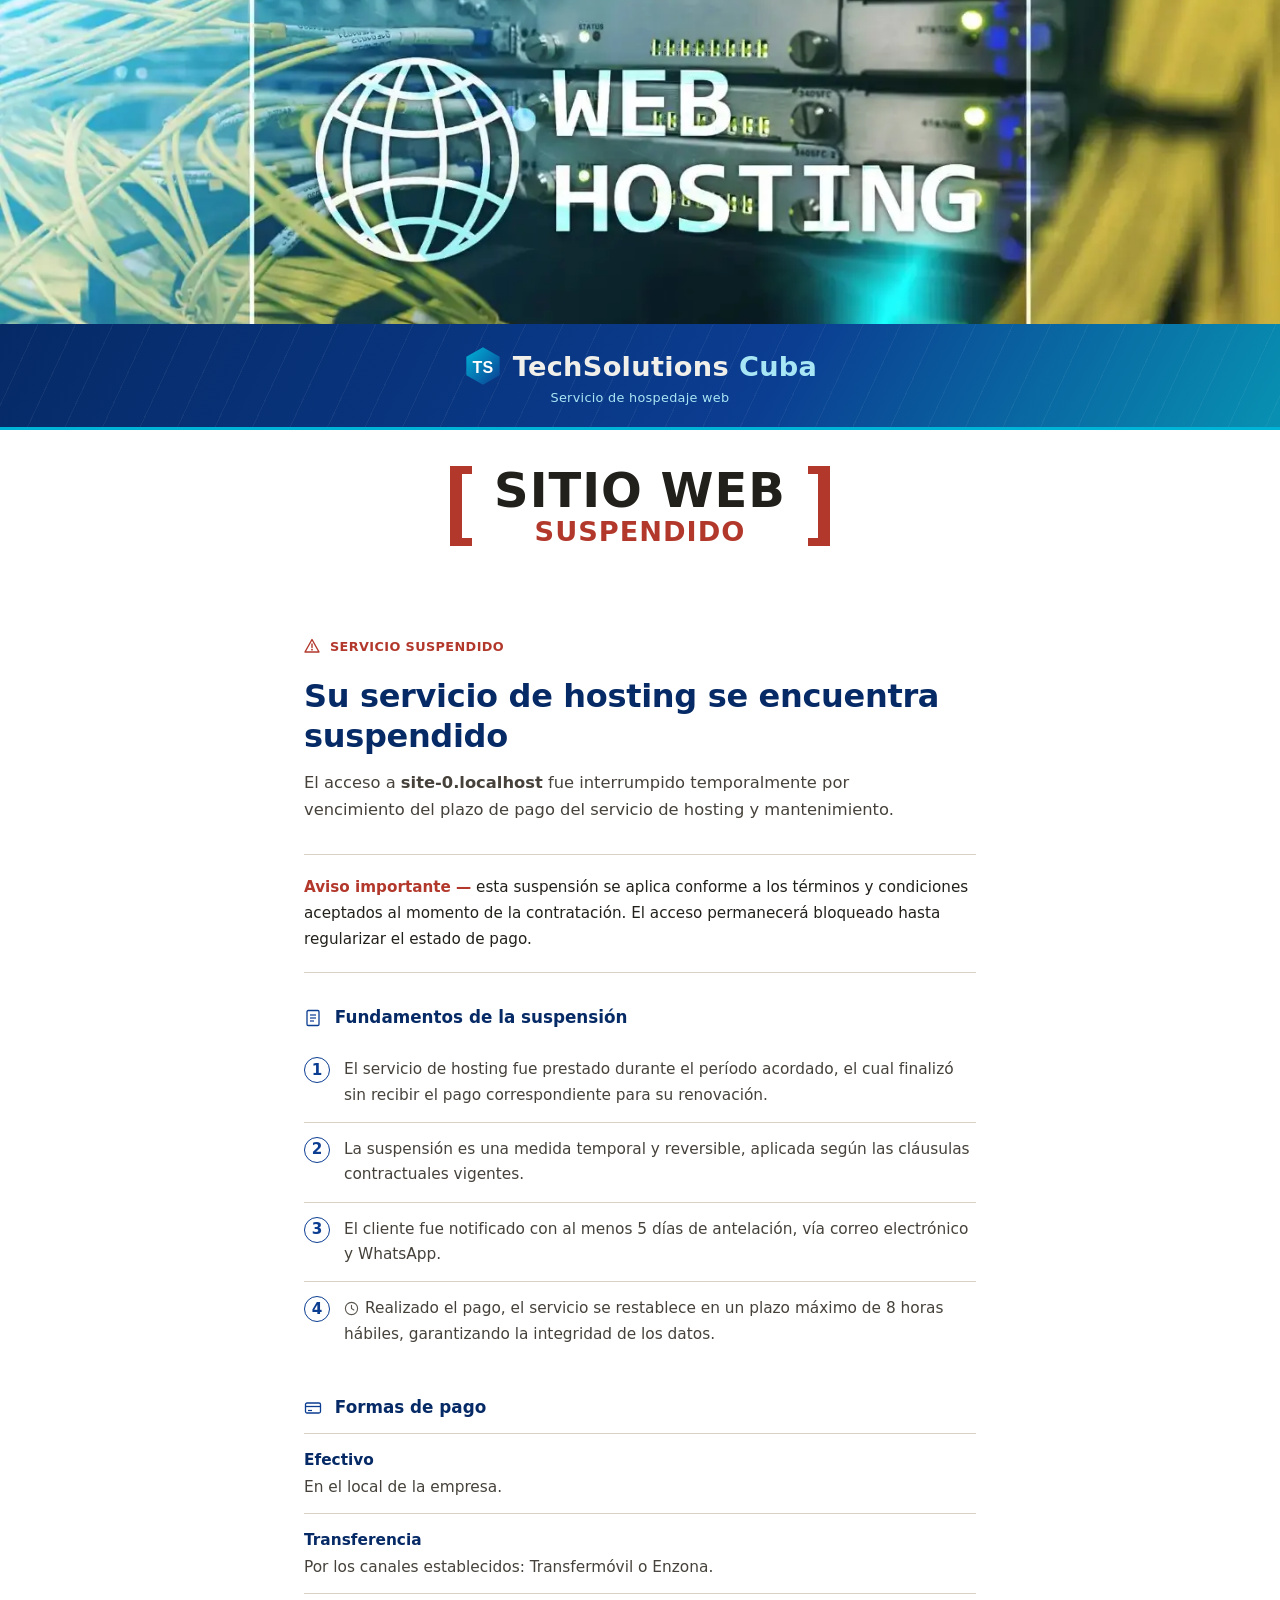
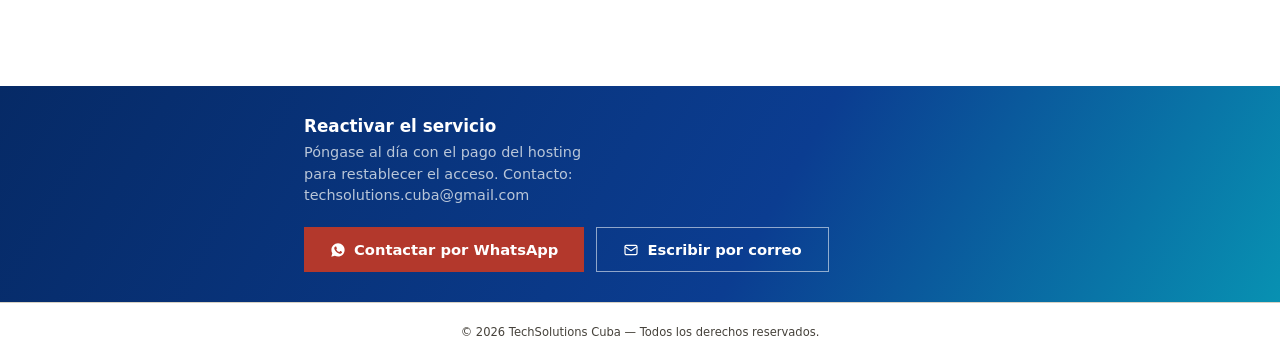
<file: index.html>
<!DOCTYPE html>
<html lang="es">
<head>
    <meta charset="UTF-8">
    <meta name="viewport" content="width=device-width, initial-scale=1.0, viewport-fit=cover">
    <meta name="robots" content="noindex, nofollow">
    <meta name="theme-color" content="#0b3d91">
    <title>Aviso de Suspensión - TechSolutions-Cuba</title>
    <link rel="icon" href="data:image/svg+xml,%3Csvg xmlns='http://www.w3.org/2000/svg' viewBox='0 0 30 30'%3E%3Cdefs%3E%3ClinearGradient id='g' x1='0' y1='0' x2='1' y2='1'%3E%3Cstop offset='0' stop-color='%2300b4d8'/%3E%3Cstop offset='1' stop-color='%230b3d91'/%3E%3C/linearGradient%3E%3C/defs%3E%3Cpath d='M15 1 L27.5 8 V22 L15 29 L2.5 22 V8 Z' fill='url(%23g)'/%3E%3Ctext x='15' y='20' font-family='Inter,sans-serif' font-size='12' font-weight='800' fill='%23fff' text-anchor='middle'%3ETS%3C/text%3E%3C/svg%3E">
    <style>
        * { margin: 0; padding: 0; box-sizing: border-box; }

        :root {
            --navy: #0b3d91;
            --navy-deep: #062a66;
            --cyan: #00b4d8;
            --red: #b3382c;
            --paper: #f6f3ec;
            --paper-panel: #ffffff;
            --ink: #22201b;
            --ink-soft: #46423b;
            --rule: #d8d2c4;
        }

        body {
            -webkit-font-smoothing: antialiased;
            text-rendering: optimizeLegibility;
            font-family: system-ui, -apple-system, 'Segoe UI', Roboto, 'Helvetica Neue', Arial, sans-serif;
            background: var(--paper-panel);
            color: var(--ink);
            min-height: 100vh;
            min-height: 100dvh;
            overflow-x: hidden;
            -webkit-text-size-adjust: 100%;
        }

        .sheet {
            --col: 720px;
            width: 100%;
            min-height: 100vh;
            min-height: 100dvh;
            display: flex;
            flex-direction: column;
            background: var(--paper-panel);
        }

        .letterhead {
            width: 100%;
            position: relative;
            background: linear-gradient(120deg, var(--navy-deep), var(--navy) 60%, #0891b2);
            color: #f0efe9;
            padding: 22px 24px;
            display: flex;
            justify-content: center;
            align-items: center;
            gap: 16px;
            flex-wrap: wrap;
            border-bottom: 3px solid var(--cyan);
            overflow: hidden;
            background-image:
                repeating-linear-gradient(115deg, rgba(255,255,255,0.05) 0 1px, transparent 1px 34px),
                linear-gradient(120deg, var(--navy-deep), var(--navy) 60%, #0891b2);
        }

        .letterhead .mark-col { position: relative; z-index: 1; text-align: center; }

        .letterhead .mark {
            display: flex;
            align-items: center;
            justify-content: center;
            gap: 10px;
            font-family: system-ui, -apple-system, 'Segoe UI', Roboto, 'Helvetica Neue', Arial, sans-serif;
            font-size: 1.7rem;
            font-weight: 600;
            letter-spacing: 0.3px;
        }

        .letterhead .submark {
            font-size: 0.8rem;
            color: #a9e6f5;
            margin-top: 4px;
            letter-spacing: 0.3px;
        }

        .letterhead .mark span { color: #a9e6f5; }

        .header-banner {
            width: 100%;
            line-height: 0;
        }

        .header-banner img {
            width: 100%;
            height: auto;
            max-height: 36vh;
            object-fit: cover;
            object-position: center;
            display: block;
        }

        .body-pad {
            flex: 1;
            width: 100%;
            max-width: var(--col);
            margin: 0 auto;
            padding: clamp(28px, 6vw, 56px) 24px;
            display: flex;
            flex-direction: column;
            justify-content: center;
        }

        .hero-mark {
            display: flex;
            align-items: center;
            justify-content: center;
            gap: 20px;
            padding: 36px 24px;
            background: transparent;
        }

        .hero-text {
            display: flex;
            flex-direction: column;
            align-items: center;
            line-height: 1;
        }

        .hero-text .line-1 {
            font-family: system-ui, -apple-system, 'Segoe UI', Roboto, 'Helvetica Neue', Arial, sans-serif;
            font-weight: 800;
            font-size: clamp(1.6rem, 7vw, 3rem);
            letter-spacing: 1px;
            color: var(--ink);
        }

        .hero-text .line-2 {
            font-family: system-ui, -apple-system, 'Segoe UI', Roboto, 'Helvetica Neue', Arial, sans-serif;
            font-weight: 800;
            font-size: 1.7rem;
            letter-spacing: 1px;
            color: var(--red);
            margin-top: 4px;
        }

        .status-line {
            display: flex;
            align-items: center;
            gap: 10px;
            margin-bottom: 22px;
        }

        .status-dot {
            width: 9px;
            height: 9px;
            border-radius: 50%;
            background: var(--red);
            flex-shrink: 0;
        }

        .status-line span {
            font-size: 0.8rem;
            font-weight: 600;
            color: var(--red);
            letter-spacing: 0.4px;
        }

        h1 {
            font-family: system-ui, -apple-system, 'Segoe UI', Roboto, 'Helvetica Neue', Arial, sans-serif;
            font-size: 2rem;
            font-weight: 600;
            color: var(--navy-deep);
            line-height: 1.25;
            font-weight: 700;
            letter-spacing: -0.01em;
            margin-bottom: 14px;
        }

        .subtitle {
            color: var(--ink-soft);
            font-size: 1.02rem;
            line-height: 1.65;
            max-width: 58ch;
            margin-bottom: 30px;
        }

        .notice {
            border-top: 1px solid var(--rule);
            border-bottom: 1px solid var(--rule);
            padding: 20px 0;
            margin-bottom: 34px;
        }

        .notice p {
            color: var(--ink);
            font-size: 0.95rem;
            line-height: 1.7;
        }

        .notice strong {
            color: var(--red);
            font-weight: 700;
        }

        h2.section-title {
            font-family: system-ui, -apple-system, 'Segoe UI', Roboto, 'Helvetica Neue', Arial, sans-serif;
            font-size: 1.05rem;
            font-weight: 600;
            color: var(--navy-deep);
            margin-bottom: 16px;
        }

        ol.clauses {
            list-style: none;
            counter-reset: clause;
            margin-bottom: 36px;
        }

        ol.clauses li {
            counter-increment: clause;
            padding: 14px 0 14px 40px;
            position: relative;
            font-size: 0.96rem;
            color: var(--ink-soft);
            line-height: 1.65;
            border-bottom: 1px solid var(--rule);
        }

        ol.clauses li:last-child { border-bottom: none; }

        ol.clauses li::before {
            content: counter(clause);
            position: absolute;
            left: 0;
            top: 14px;
            font-family: system-ui, -apple-system, 'Segoe UI', Roboto, 'Helvetica Neue', Arial, sans-serif;
            font-weight: 600;
            font-size: 0.95rem;
            color: var(--navy);
            width: 24px;
            height: 24px;
            border: 1px solid var(--navy);
            border-radius: 50%;
            display: flex;
            align-items: center;
            justify-content: center;
        }

        .recovery {
            background: linear-gradient(120deg, var(--navy-deep), var(--navy) 60%, #0891b2);
            padding: 30px max(24px, calc((100% - var(--col)) / 2 + 24px));
            width: 100%;
            text-align: left;
            display: flex;
            justify-content: space-between;
            align-items: center;
            gap: 20px;
            flex-wrap: wrap;
        }

        .recovery-text h3 {
            color: #fff;
            font-size: 1.05rem;
            font-weight: 600;
            margin-bottom: 6px;
        }

        .recovery-text p {
            color: #b9c6d8;
            font-size: 0.9rem;
            line-height: 1.5;
            max-width: 32ch;
        }

        .btn {
            display: inline-flex;
            align-items: center;
            gap: 8px;
            background: var(--red);
            color: #fff;
            padding: 13px 26px;
            text-decoration: none;
            font-weight: 600;
            font-size: 0.92rem;
            white-space: nowrap;
            transition: background 0.15s ease;
        }

        .btn:hover { background: #96281e; }

        .actions { display: flex; flex-wrap: wrap; gap: 12px; }

        .btn-ghost { background: transparent; border: 1px solid rgba(255,255,255,0.55); }
        .btn-ghost:hover { background: rgba(255,255,255,0.12); }

        ul.pay { list-style: none; margin-bottom: 36px; border-top: 1px solid var(--rule); }
        ul.pay li {
            display: flex;
            flex-direction: column;
            gap: 2px;
            padding: 14px 0;
            border-bottom: 1px solid var(--rule);
            font-size: 0.96rem;
            line-height: 1.6;
            color: var(--ink-soft);
        }
        ul.pay strong { color: var(--navy-deep); font-weight: 600; }

        .sticky-cta { display: none; }

        .footer {
            width: 100%;
            text-align: center;
            font-size: 0.72rem;
            color: var(--ink-soft);
            padding: 22px 24px;
            border-top: 1px solid var(--rule);
        }

        @media (max-width: 600px) {
            .letterhead { padding: 20px 24px; }
            .letterhead .mark { font-size: 1.4rem; }
            .body-pad { padding: 30px 20px; }
            .hero-mark { padding: 26px 12px; gap: 10px; }
            .hero-mark .bracket { width: 18px; height: 54px; }
            .hero-text .line-2 { font-size: 1.05rem; }
            h1 { font-size: 1.5rem; }
            .header-banner img { max-height: none; }
            .recovery { flex-direction: column; align-items: flex-start; padding: 26px 24px; }
            .btn { width: 100%; justify-content: center; }
            .actions { width: 100%; flex-direction: column; }
            body { padding-bottom: calc(76px + env(safe-area-inset-bottom)); }
            .sticky-cta {
                display: flex;
                align-items: center;
                justify-content: center;
                gap: 8px;
                position: fixed;
                left: 12px; right: 12px;
                bottom: max(12px, env(safe-area-inset-bottom));
                z-index: 20;
                background: #1faa59;
                color: #fff;
                font-weight: 600;
                font-size: 0.95rem;
                text-decoration: none;
                padding: 14px 20px;
                border-radius: 10px;
                box-shadow: 0 6px 18px rgba(0,0,0,0.25);
                transition: opacity .2s ease, transform .2s ease;
            }
            .sticky-cta.hide { opacity: 0; pointer-events: none; transform: translateY(12px); }
        }
    </style>
</head>
<body>

    <div class="sheet">
        <div class="header-banner">
            <img width="1450" height="575" fetchpriority="high" src="[data-uri]" alt="Web Hosting - TechSolutions-Cuba">
        </div>
        <div class="letterhead">
            <div class="mark-col">
                <div class="mark">
                    <svg width="40" height="40" viewBox="0 0 30 30">
                        <defs>
                            <linearGradient id="logoGrad" x1="0" y1="0" x2="1" y2="1">
                                <stop offset="0" stop-color="#00b4d8"/>
                                <stop offset="1" stop-color="#0b3d91"/>
                            </linearGradient>
                        </defs>
                        <path d="M15 1 L27.5 8 V22 L15 29 L2.5 22 V8 Z" fill="url(#logoGrad)"/>
                        <text x="15" y="20" font-family="Inter,sans-serif" font-size="12" font-weight="800" fill="#fff" text-anchor="middle">TS</text>
                    </svg>
                    TechSolutions<span>Cuba</span>
                </div>
                <div class="submark">Servicio de hospedaje web</div>
            </div>
        </div>

        <div class="hero-mark">
            <svg class="bracket left" width="28" height="80" viewBox="0 0 28 80" fill="none"><path d="M26 2 H10 V78 H26" stroke="#b3382c" stroke-width="12"/></svg>
            <div class="hero-text">
                <span class="line-1">SITIO WEB</span>
                <span class="line-2">SUSPENDIDO</span>
            </div>
            <svg class="bracket right" width="28" height="80" viewBox="0 0 28 80" fill="none"><path d="M2 2 H18 V78 H2" stroke="#b3382c" stroke-width="12"/></svg>
        </div>

        <div class="body-pad">
            <div class="status-line">
                <svg width="16" height="16" viewBox="0 0 16 16" fill="none"><path d="M8 1.5 L15 14 H1 Z" stroke="#b3382c" stroke-width="1.4" stroke-linejoin="round"/><line x1="8" y1="6" x2="8" y2="9.5" stroke="#b3382c" stroke-width="1.4" stroke-linecap="round"/><circle cx="8" cy="11.7" r="0.9" fill="#b3382c"/></svg>
                <span>SERVICIO SUSPENDIDO</span>
            </div>

            <h1>Su servicio de hosting se encuentra suspendido</h1>
            <p class="subtitle">
                El acceso a <strong id="dom">este sitio web</strong> fue interrumpido temporalmente por vencimiento del plazo de pago del servicio de hosting y mantenimiento.
            </p>

            <div class="notice">
                <p><strong>Aviso importante —</strong> esta suspensión se aplica conforme a los términos y condiciones aceptados al momento de la contratación. El acceso permanecerá bloqueado hasta regularizar el estado de pago.</p>
            </div>

            <h2 class="section-title">
                <svg width="18" height="18" viewBox="0 0 18 18" fill="none" style="vertical-align:-4px;margin-right:7px"><rect x="3" y="1.5" width="12" height="15" rx="1.2" stroke="#0b3d91" stroke-width="1.3"/><line x1="6" y1="6" x2="12" y2="6" stroke="#0b3d91" stroke-width="1.2"/><line x1="6" y1="9" x2="12" y2="9" stroke="#0b3d91" stroke-width="1.2"/><line x1="6" y1="12" x2="10" y2="12" stroke="#0b3d91" stroke-width="1.2"/></svg>
                Fundamentos de la suspensión
            </h2>
            <ol class="clauses">
                <li>El servicio de hosting fue prestado durante el período acordado, el cual finalizó sin recibir el pago correspondiente para su renovación.</li>
                <li>La suspensión es una medida temporal y reversible, aplicada según las cláusulas contractuales vigentes.</li>
                <li>El cliente fue notificado con al menos 5 días de antelación, vía correo electrónico y WhatsApp.</li>
                <li><svg width="15" height="15" viewBox="0 0 16 16" fill="none" style="vertical-align:-3px;margin-right:6px"><circle cx="8" cy="8" r="6.5" stroke="#5c5850" stroke-width="1.2"/><path d="M8 4.5V8L10.5 9.5" stroke="#5c5850" stroke-width="1.2" stroke-linecap="round"/></svg>Realizado el pago, el servicio se restablece en un plazo máximo de 8 horas hábiles, garantizando la integridad de los datos.</li>
            </ol>

            <h2 class="section-title">
                <svg width="18" height="18" viewBox="0 0 18 18" fill="none" style="vertical-align:-4px;margin-right:7px"><rect x="1.5" y="4" width="15" height="10" rx="1.5" stroke="#0b3d91" stroke-width="1.3"/><line x1="1.5" y1="7.5" x2="16.5" y2="7.5" stroke="#0b3d91" stroke-width="1.3"/><line x1="4" y1="11.5" x2="8" y2="11.5" stroke="#0b3d91" stroke-width="1.2"/></svg>
                Formas de pago
            </h2>
            <ul class="pay">
                <li><strong>Efectivo</strong><span>En el local de la empresa.</span></li>
                <li><strong>Transferencia</strong><span>Por los canales establecidos: Transfermóvil o Enzona.</span></li>
            </ul>
        </div>

        <div class="recovery">
            <div class="recovery-text">
                <h3>Reactivar el servicio</h3>
                <p>Póngase al día con el pago del hosting para restablecer el acceso. Contacto: techsolutions.cuba@gmail.com</p>
            </div>
            <div class="actions">
                <a id="wa" href="https://wa.me/5358250828?text=Hola%2C%20necesito%20reactivar%20mi%20servicio%20de%20hosting%20%28sitio%20suspendido%29" class="btn" target="_blank" rel="noopener noreferrer">
                    <svg width="16" height="16" viewBox="0 0 24 24" fill="#fff"><path d="M12.04 2C6.58 2 2.13 6.45 2.13 11.91c0 1.75.46 3.44 1.32 4.94L2 22l5.29-1.39a9.9 9.9 0 0 0 4.75 1.21h.01c5.46 0 9.9-4.45 9.9-9.91C21.96 6.45 17.5 2 12.04 2zm5.8 14.15c-.24.68-1.4 1.3-1.93 1.34-.5.05-1.03.24-3.43-.72-2.9-1.15-4.76-4.13-4.9-4.32-.14-.19-1.17-1.56-1.17-2.98 0-1.42.74-2.11 1-2.4.26-.29.57-.36.76-.36.19 0 .38 0 .55.01.18.01.42-.07.65.5.24.58.8 2 .87 2.15.07.14.12.31.02.5-.1.19-.15.31-.29.48-.14.17-.3.37-.43.5-.14.14-.29.29-.12.58.17.29.76 1.25 1.63 2.02 1.12 1 2.06 1.31 2.35 1.45.29.14.46.12.63-.07.17-.19.72-.84.91-1.13.19-.29.38-.24.64-.14.26.1 1.65.78 1.93.92.28.14.47.21.54.33.07.12.07.68-.17 1.36z"/></svg>
                    Contactar por WhatsApp
                </a>
                <a href="mailto:techsolutions.cuba@gmail.com?subject=Reactivar%20servicio%20de%20hosting" class="btn btn-ghost">
                    <svg width="16" height="16" viewBox="0 0 24 24" fill="none" stroke="#fff" stroke-width="1.8" stroke-linejoin="round"><rect x="3" y="5" width="18" height="14" rx="2"/><path d="M3 7l9 6 9-6"/></svg>
                    Escribir por correo
                </a>
            </div>
        </div>

        <div class="footer">
            © <span id="year"></span> TechSolutions Cuba — Todos los derechos reservados.
        </div>
    </div>

    <a class="sticky-cta" id="sticky" href="https://wa.me/5358250828?text=Hola%2C%20necesito%20reactivar%20mi%20servicio%20de%20hosting%20%28sitio%20suspendido%29" target="_blank" rel="noopener noreferrer">
        <svg width="16" height="16" viewBox="0 0 24 24" fill="#fff"><path d="M12.04 2C6.58 2 2.13 6.45 2.13 11.91c0 1.75.46 3.44 1.32 4.94L2 22l5.29-1.39a9.9 9.9 0 0 0 4.75 1.21h.01c5.46 0 9.9-4.45 9.9-9.91C21.96 6.45 17.5 2 12.04 2zm5.8 14.15c-.24.68-1.4 1.3-1.93 1.34-.5.05-1.03.24-3.43-.72-2.9-1.15-4.76-4.13-4.9-4.32-.14-.19-1.17-1.56-1.17-2.98 0-1.42.74-2.11 1-2.4.26-.29.57-.36.76-.36.19 0 .38 0 .55.01.18.01.42-.07.65.5.24.58.8 2 .87 2.15.07.14.12.31.02.5-.1.19-.15.31-.29.48-.14.17-.3.37-.43.5-.14.14-.29.29-.12.58.17.29.76 1.25 1.63 2.02 1.12 1 2.06 1.31 2.35 1.45.29.14.46.12.63-.07.17-.19.72-.84.91-1.13.19-.29.38-.24.64-.14.26.1 1.65.78 1.93.92.28.14.47.21.54.33.07.12.07.68-.17 1.36z"/></svg>
        Contactar por WhatsApp
    </a>

    <script>
        document.getElementById('year').textContent = new Date().getFullYear();

        var host = (location.hostname || '').replace(/^www\./, '');
        if (host) {
            document.getElementById('dom').textContent = host;
            document.title = 'Aviso de Suspensión - ' + host;
            var wa = document.getElementById('wa'), st = document.getElementById('sticky');
            var url = 'https://wa.me/5358250828?text=' + encodeURIComponent('Hola, necesito reactivar mi servicio de hosting (' + host + ' suspendido)');
            wa.href = url; st.href = url;
        }

        var rec = document.querySelector('.recovery'), stk = document.getElementById('sticky');
        if ('IntersectionObserver' in window) {
            new IntersectionObserver(function (e) {
                stk.classList.toggle('hide', e[0].isIntersecting);
            }, { threshold: 0.2 }).observe(rec);
        }
    </script>

</body>
</html>
</file>
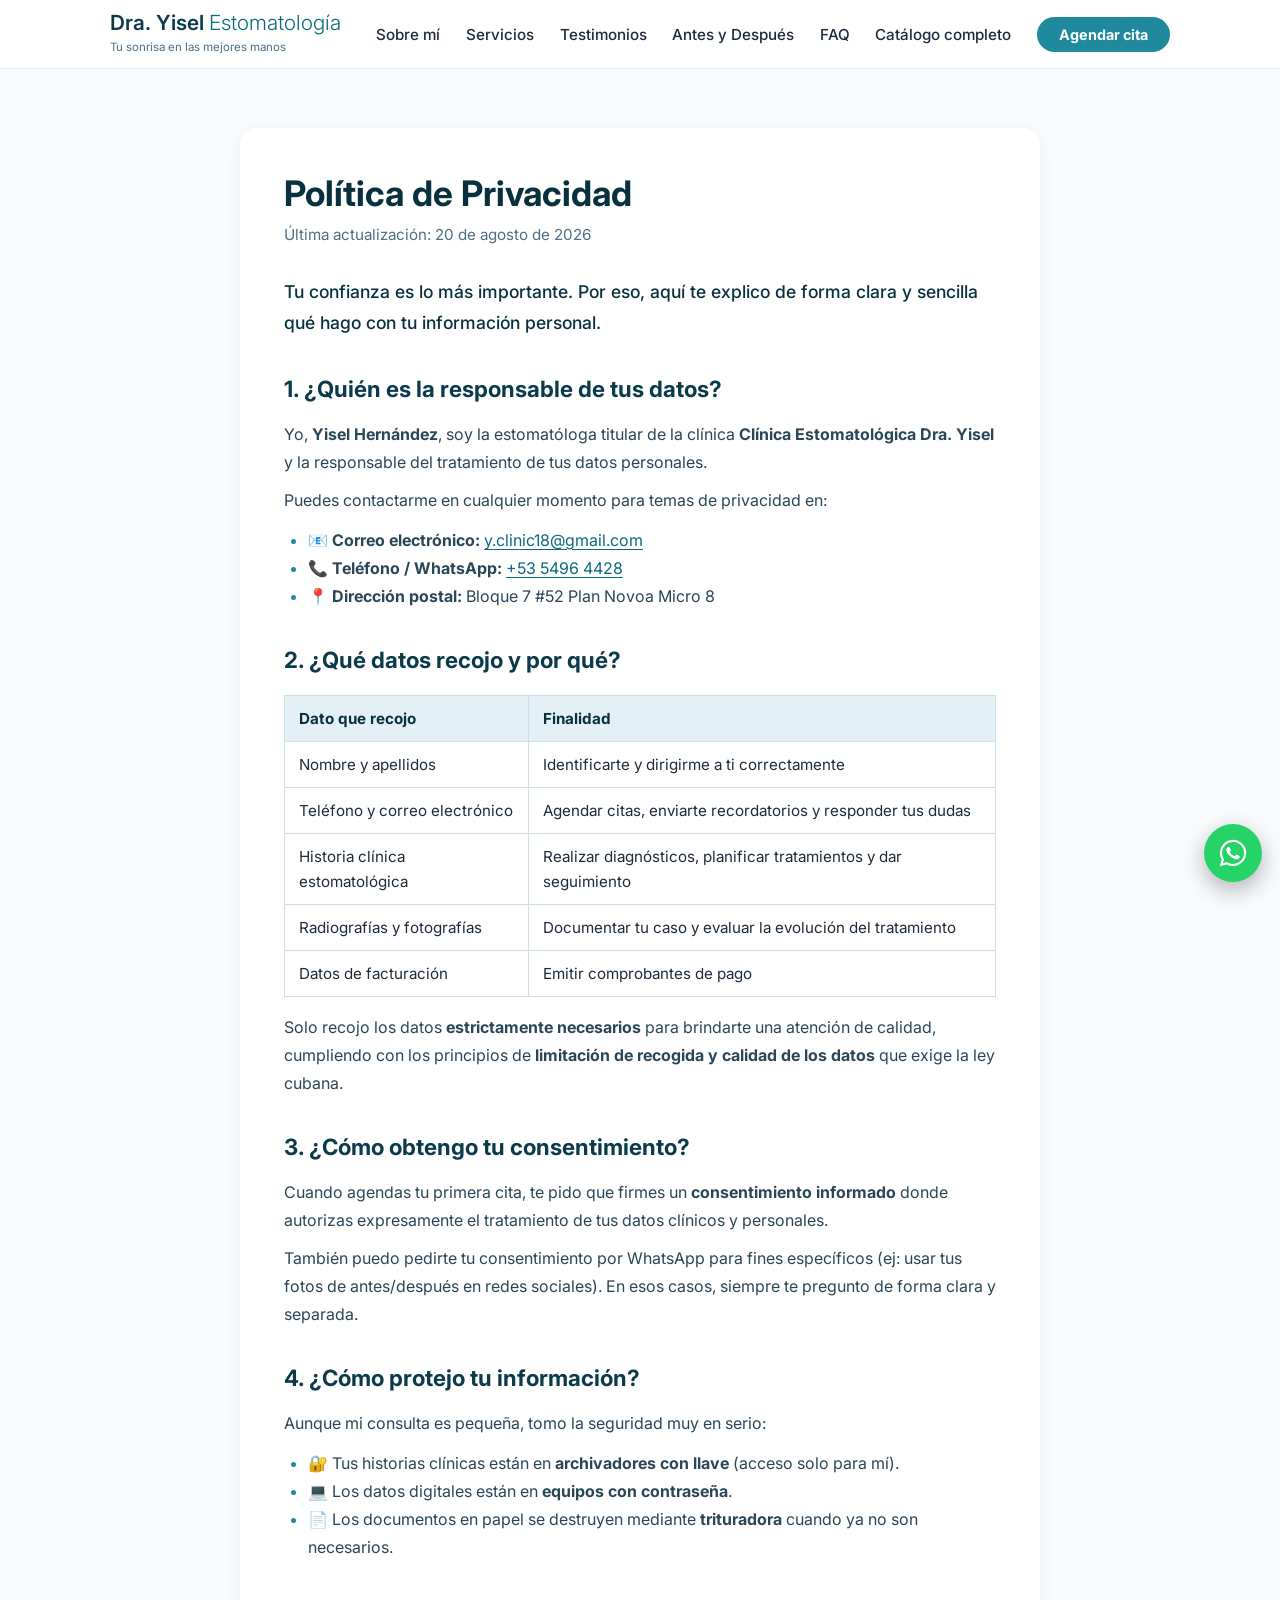
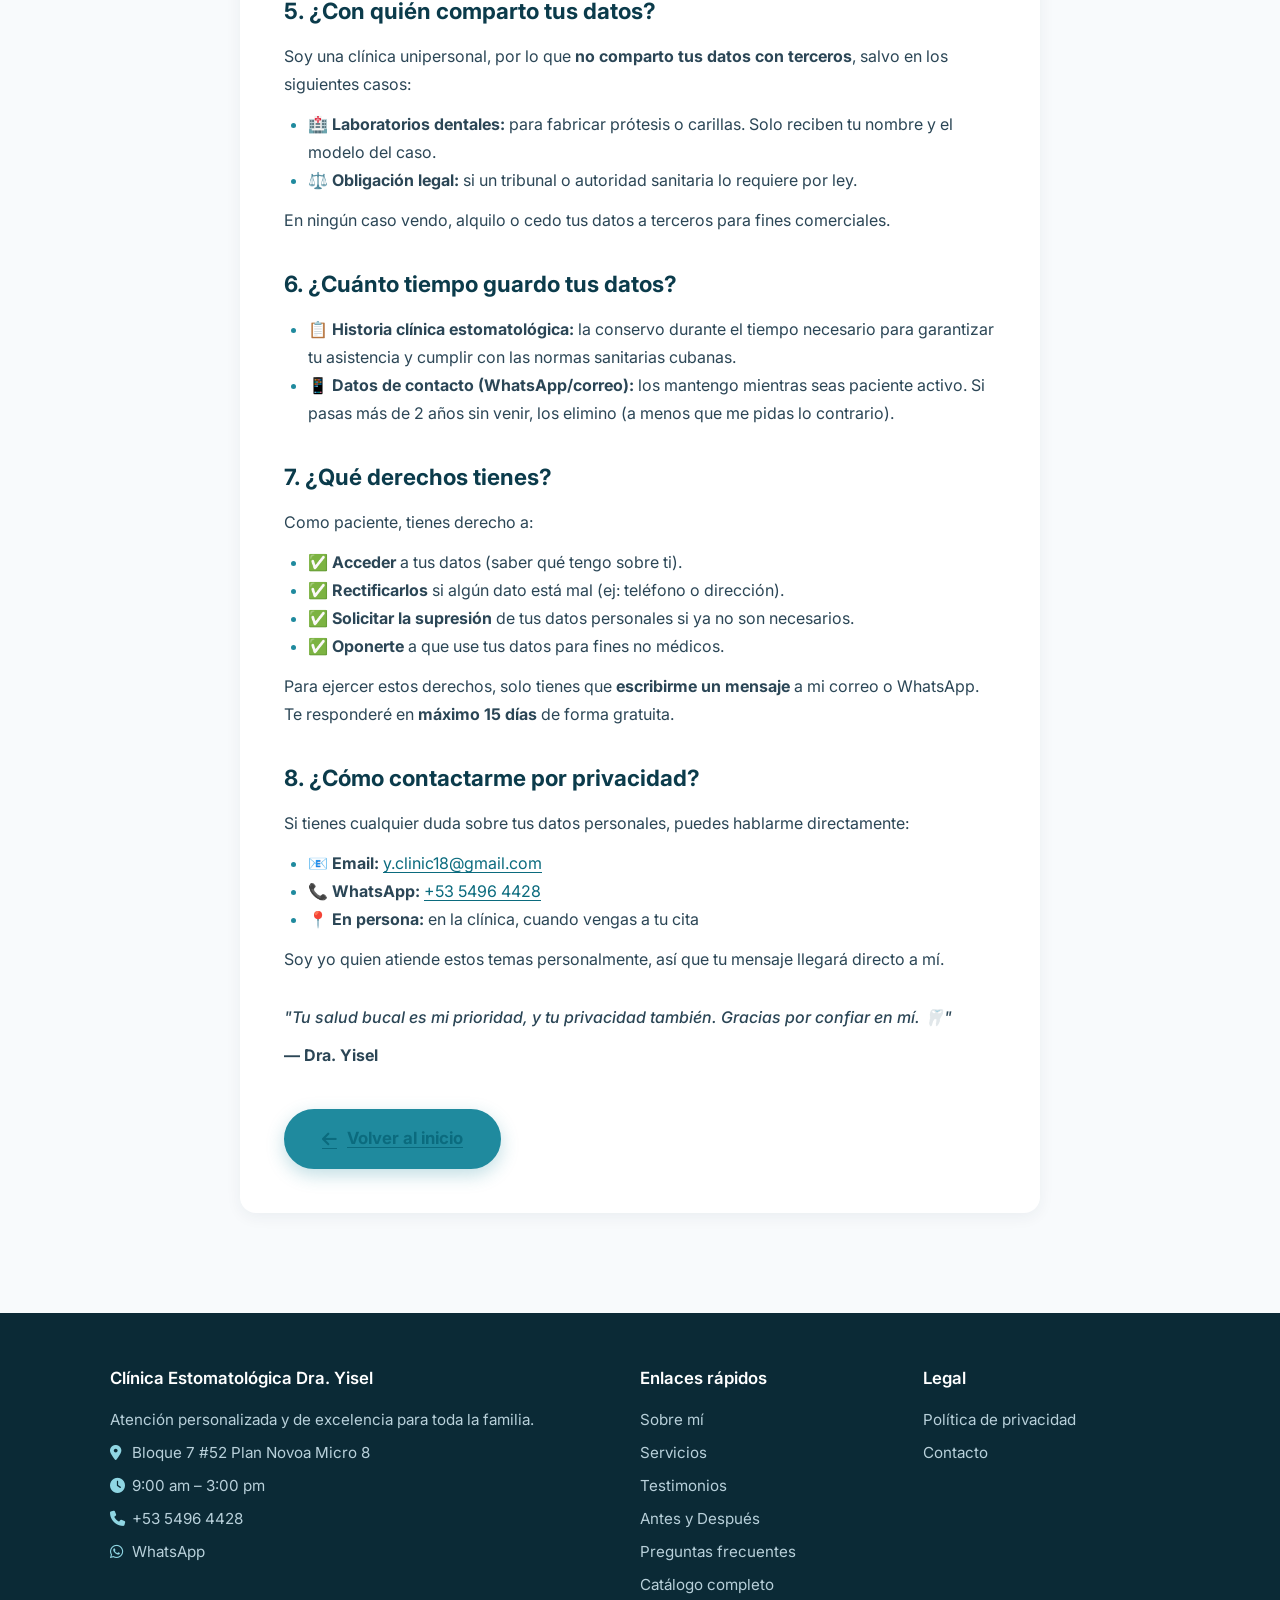
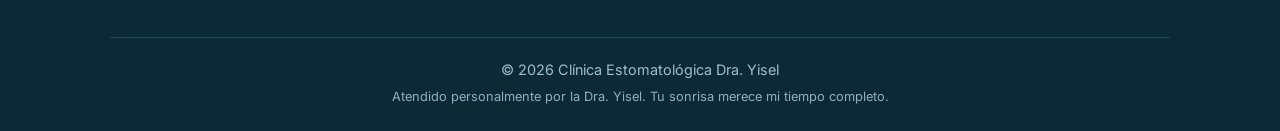
<file: privacidad.html>
<!DOCTYPE html>
<html lang="es" class="no-js">
<head>
    <meta charset="UTF-8" />
    <meta name="viewport" content="width=device-width, initial-scale=1.0" />
    <script>document.documentElement.className = 'js';</script>
    <title>Política de Privacidad · Dra. Yisel</title>
    <meta name="description" content="Política de privacidad de la Clínica Estomatológica Dra. Yisel: qué datos recogemos, cómo los protegemos y tus derechos como paciente." />
    <meta name="theme-color" content="#1f8a9e" />
    <link rel="canonical" href="https://negociosencuba.github.io/y-clinic/privacidad.html" />

    <meta property="og:type" content="website" />
    <meta property="og:locale" content="es_CU" />
    <meta property="og:site_name" content="Clínica Estomatológica Dra. Yisel" />
    <meta property="og:title" content="Política de Privacidad · Dra. Yisel" />
    <meta property="og:description" content="Política de privacidad de la Clínica Estomatológica Dra. Yisel: qué datos recogemos, cómo los protegemos y tus derechos como paciente." />
    <meta property="og:url" content="https://negociosencuba.github.io/y-clinic/privacidad.html" />
    <meta property="og:image" content="https://negociosencuba.github.io/y-clinic/assets/img/og-image.jpg" />
    <meta property="og:image:width" content="1200" />
    <meta property="og:image:height" content="630" />
    <meta name="twitter:card" content="summary_large_image" />

    <!-- Favicon -->
    <link rel="icon" type="image/png" sizes="32x32" href="assets/img/favicon-32.png" />
    <link rel="icon" type="image/png" sizes="192x192" href="assets/img/favicon.png" />
    <link rel="apple-touch-icon" href="assets/img/apple-touch-icon.png" />

    <!-- Conexiones anticipadas -->
    <link rel="preconnect" href="https://fonts.googleapis.com" />
    <link rel="preconnect" href="https://fonts.gstatic.com" crossorigin />
    <link rel="preconnect" href="https://cdnjs.cloudflare.com" crossorigin />

    <!-- Tipografía e íconos -->
    <link href="https://fonts.googleapis.com/css2?family=Inter:wght@300;400;500;600;700&display=swap" rel="stylesheet" />
    <link rel="stylesheet" href="https://cdnjs.cloudflare.com/ajax/libs/font-awesome/6.5.2/css/all.min.css" crossorigin="anonymous" referrerpolicy="no-referrer" />

    <!-- CSS principal -->
    <link rel="stylesheet" href="css/style.css" />

</head>
<body>
    <a class="skip-link" href="#contenido">Saltar al contenido</a>

    <header>
        <div class="container header-flex">
            <div class="logo">
                <a href="index.html" aria-label="Dra. Yisel Estomatología, ir al inicio">
                    <span class="logo-name">Dra. Yisel <span>Estomatología</span></span>
                    <small>Tu sonrisa en las mejores manos</small>
                </a>
            </div>
            <button class="menu-toggle" id="menuToggle" type="button" aria-label="Abrir menú de navegación" aria-expanded="false" aria-controls="mainNav">
                <i class="fas fa-bars" aria-hidden="true"></i>
            </button>
            <nav id="mainNav" aria-label="Navegación principal">
                <ul>
                    <li><a href="index.html#sobre-mi">Sobre mí</a></li>
                    <li><a href="index.html#servicios">Servicios</a></li>
                    <li><a href="index.html#testimonios">Testimonios</a></li>
                    <li><a href="index.html#galeria">Antes y Después</a></li>
                    <li><a href="index.html#faq">FAQ</a></li>
                    <li><a href="catalogo.html">Catálogo completo</a></li>
                    <li><a href="index.html#contacto" class="btn-cta-nav">Agendar cita</a></li>
                </ul>
            </nav>
        </div>
    </header>

    <main id="contenido" class="privacidad-page">
        <div class="container">
            <div class="privacidad-content">
                <h1>Política de Privacidad</h1>
<span class="fecha">Última actualización: 20 de agosto de 2026</span>
<p class="lead">
                    Tu confianza es lo más importante. Por eso, aquí te explico de forma clara y sencilla qué hago con tu información personal.
                </p>
<h2>1. ¿Quién es la responsable de tus datos?</h2>
<p>
                    Yo, <strong>Yisel Hernández</strong>, soy la estomatóloga titular de la clínica <strong>Clínica Estomatológica Dra. Yisel</strong> y la responsable del tratamiento de tus datos personales.
                </p>
<p>
                    Puedes contactarme en cualquier momento para temas de privacidad en:
                </p>
<ul>
<li><strong>📧 Correo electrónico:</strong> <a href="mailto:y.clinic18@gmail.com">y.clinic18@gmail.com</a></li>
<li><strong>📞 Teléfono / WhatsApp:</strong> <a href="tel:+5354964428">+53 5496 4428</a></li>
<li><strong>📍 Dirección postal:</strong> Bloque 7 #52 Plan Novoa Micro 8</li>
</ul>
<h2>2. ¿Qué datos recojo y por qué?</h2>
<div class="table-wrap">
<table>
<thead>
<tr>
<th>Dato que recojo</th>
<th>Finalidad</th>
</tr>
</thead>
<tbody>
<tr>
<td>Nombre y apellidos</td>
<td>Identificarte y dirigirme a ti correctamente</td>
</tr>
<tr>
<td>Teléfono y correo electrónico</td>
<td>Agendar citas, enviarte recordatorios y responder tus dudas</td>
</tr>
<tr>
<td>Historia clínica estomatológica</td>
<td>Realizar diagnósticos, planificar tratamientos y dar seguimiento</td>
</tr>
<tr>
<td>Radiografías y fotografías</td>
<td>Documentar tu caso y evaluar la evolución del tratamiento</td>
</tr>
<tr>
<td>Datos de facturación</td>
<td>Emitir comprobantes de pago</td>
</tr>
</tbody>
</table>
</div>
<p>Solo recojo los datos <strong>estrictamente necesarios</strong> para brindarte una atención de calidad, cumpliendo con los principios de <strong>limitación de recogida y calidad de los datos</strong> que exige la ley cubana.</p>
<h2>3. ¿Cómo obtengo tu consentimiento?</h2>
<p>
                    Cuando agendas tu primera cita, te pido que firmes un <strong>consentimiento informado</strong> donde autorizas expresamente el tratamiento de tus datos clínicos y personales.
                </p>
<p>
                    También puedo pedirte tu consentimiento por WhatsApp para fines específicos (ej: usar tus fotos de antes/después en redes sociales). En esos casos, siempre te pregunto de forma clara y separada.
                </p>
<h2>4. ¿Cómo protejo tu información?</h2>
<p>
                    Aunque mi consulta es pequeña, tomo la seguridad muy en serio:
                </p>
<ul>
<li>🔐 Tus historias clínicas están en <strong>archivadores con llave</strong> (acceso solo para mí).</li>
<li>💻 Los datos digitales están en <strong>equipos con contraseña</strong>.</li>
<li>📄 Los documentos en papel se destruyen mediante <strong>trituradora</strong> cuando ya no son necesarios.</li>
</ul>
<h2>5. ¿Con quién comparto tus datos?</h2>
<p>
                    Soy una clínica unipersonal, por lo que <strong>no comparto tus datos con terceros</strong>, salvo en los siguientes casos:
                </p>
<ul>
<li>🏥 <strong>Laboratorios dentales:</strong> para fabricar prótesis o carillas. Solo reciben tu nombre y el modelo del caso.</li>
<li>⚖️ <strong>Obligación legal:</strong> si un tribunal o autoridad sanitaria lo requiere por ley.</li>
</ul>
<p>En ningún caso vendo, alquilo o cedo tus datos a terceros para fines comerciales.</p>
<h2>6. ¿Cuánto tiempo guardo tus datos?</h2>
<ul>
<li>📋 <strong>Historia clínica estomatológica:</strong> la conservo durante el tiempo necesario para garantizar tu asistencia y cumplir con las normas sanitarias cubanas.</li>
<li>📱 <strong>Datos de contacto (WhatsApp/correo):</strong> los mantengo mientras seas paciente activo. Si pasas más de 2 años sin venir, los elimino (a menos que me pidas lo contrario).</li>
</ul>
<h2>7. ¿Qué derechos tienes?</h2>
<p>
                    Como paciente, tienes derecho a:
                </p>
<ul>
<li>✅ <strong>Acceder</strong> a tus datos (saber qué tengo sobre ti).</li>
<li>✅ <strong>Rectificarlos</strong> si algún dato está mal (ej: teléfono o dirección).</li>
<li>✅ <strong>Solicitar la supresión</strong> de tus datos personales si ya no son necesarios.</li>
<li>✅ <strong>Oponerte</strong> a que use tus datos para fines no médicos.</li>
</ul>
<p>
                    Para ejercer estos derechos, solo tienes que <strong>escribirme un mensaje</strong> a mi correo o WhatsApp. Te responderé en <strong>máximo 15 días</strong> de forma gratuita.
                </p>
<h2>8. ¿Cómo contactarme por privacidad?</h2>
<p>
                    Si tienes cualquier duda sobre tus datos personales, puedes hablarme directamente:
                </p>
<ul>
<li>📧 <strong>Email:</strong> <a href="mailto:y.clinic18@gmail.com">y.clinic18@gmail.com</a></li>
<li>📞 <strong>WhatsApp:</strong> <a href="tel:+5354964428">+53 5496 4428</a></li>
<li>📍 <strong>En persona:</strong> en la clínica, cuando vengas a tu cita</li>
</ul>
<p>Soy yo quien atiende estos temas personalmente, así que tu mensaje llegará directo a mí.</p>
<p class="firma-final">"Tu salud bucal es mi prioridad, y tu privacidad también. Gracias por confiar en mí. 🦷"</p>
<p><strong>— Dra. Yisel</strong></p>
                <a href="index.html" class="btn-primary btn-volver"><i class="fas fa-arrow-left" aria-hidden="true"></i> Volver al inicio</a>
            </div>
        </div>
    </main>

    <footer>
        <div class="container">
            <div class="footer-grid">
                <div>
                    <h2>Clínica Estomatológica Dra. Yisel</h2>
                    <p>Atención personalizada y de excelencia para toda la familia.</p>
                    <p><i class="fas fa-map-marker-alt" aria-hidden="true"></i> Bloque 7 #52 Plan Novoa Micro 8</p>
                    <p><i class="fas fa-clock" aria-hidden="true"></i> 9:00 am – 3:00 pm</p>
                    <p><i class="fas fa-phone" aria-hidden="true"></i> <a href="tel:+5354964428">+53 5496 4428</a></p>
                    <p><i class="fab fa-whatsapp" aria-hidden="true"></i> <a href="https://wa.me/5354964428" target="_blank" rel="noopener">WhatsApp</a></p>
                </div>
                <div>
                    <h3>Enlaces rápidos</h3>
                    <a href="index.html#sobre-mi">Sobre mí</a>
                    <a href="index.html#servicios">Servicios</a>
                    <a href="index.html#testimonios">Testimonios</a>
                    <a href="index.html#galeria">Antes y Después</a>
                    <a href="index.html#faq">Preguntas frecuentes</a>
                    <a href="catalogo.html">Catálogo completo</a>
                </div>
                <div>
                    <h3>Legal</h3>
                    <a href="privacidad.html">Política de privacidad</a>
                    <a href="index.html#contacto">Contacto</a>
                </div>
            </div>
            <div class="footer-copy">
                &copy; <span id="year">2026</span> Clínica Estomatológica Dra. Yisel
                <small>Atendido personalmente por la Dra. Yisel. Tu sonrisa merece mi tiempo completo.</small>
            </div>
        </div>
    </footer>

    <a class="wa-float" href="https://wa.me/5354964428?text=Hola%2C%20quiero%20agendar%20una%20consulta" target="_blank" rel="noopener" aria-label="Escribir por WhatsApp"><i class="fab fa-whatsapp" aria-hidden="true"></i></a>
    <button class="to-top" id="toTop" type="button" aria-label="Volver arriba"><i class="fas fa-chevron-up" aria-hidden="true"></i></button>

    <script src="js/script.js" defer></script>
</body>
</html>
</file>
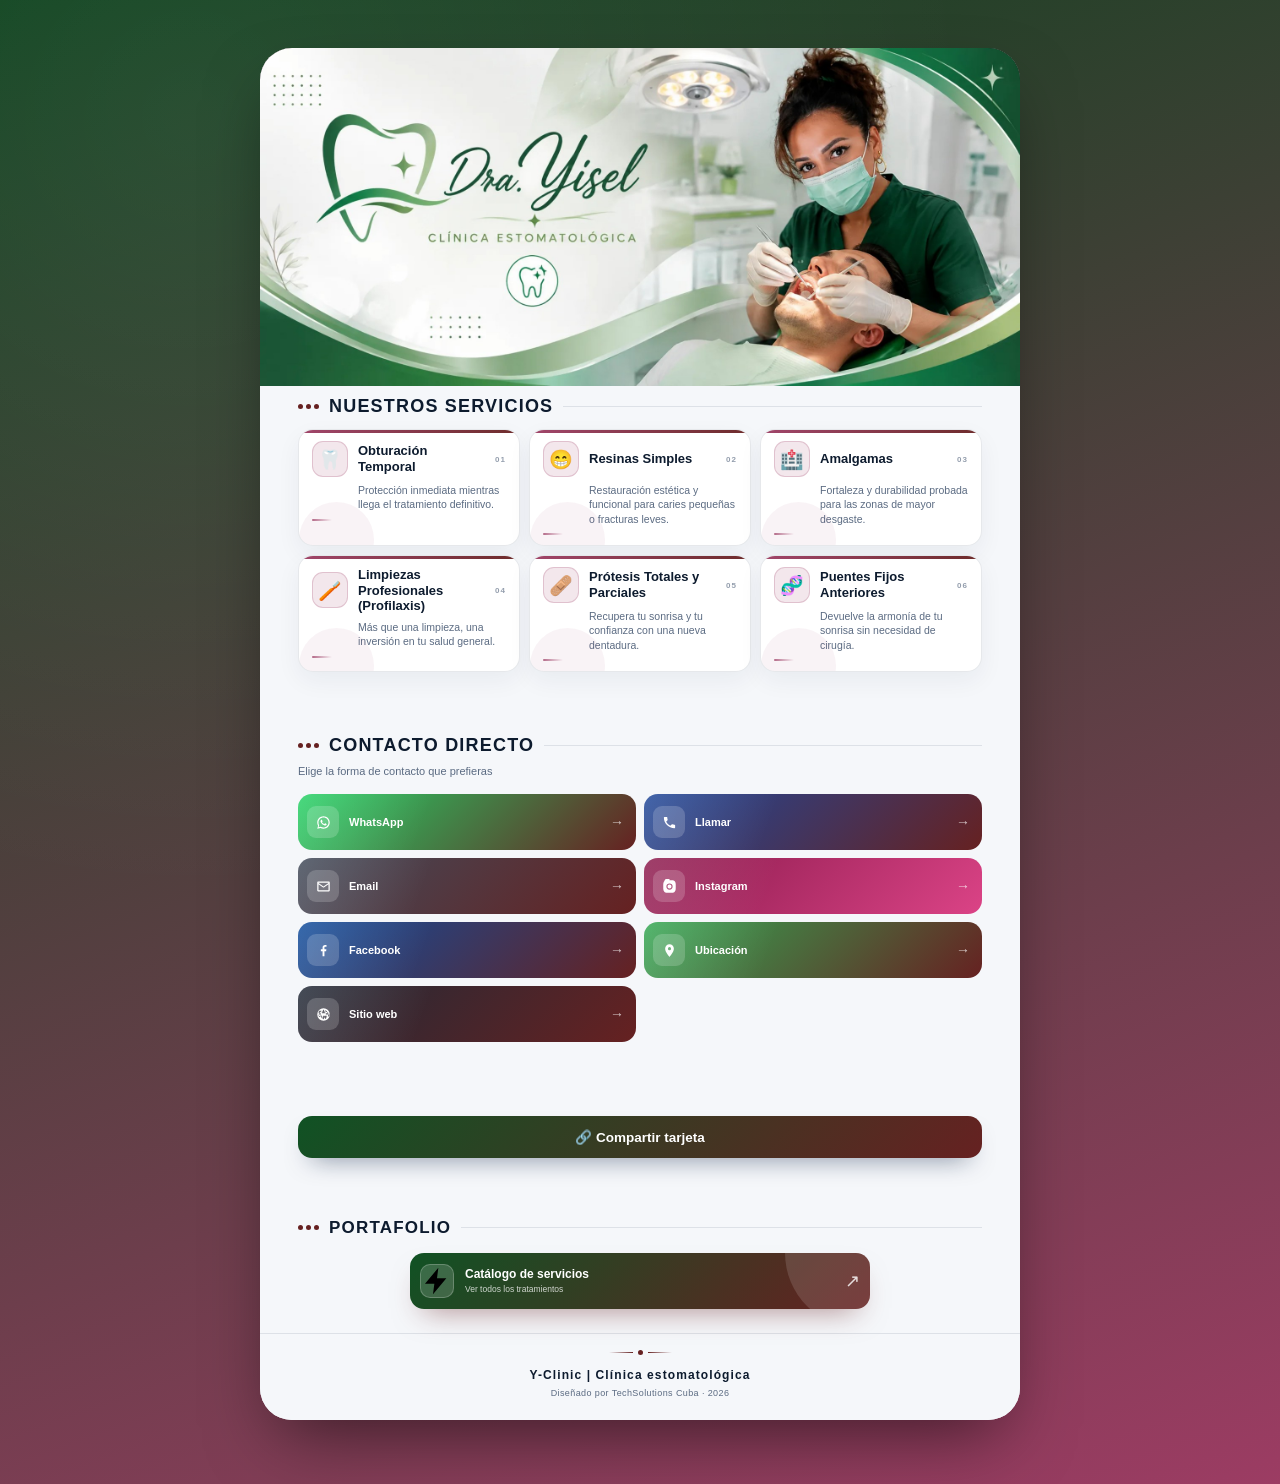
<file: tarjeta.html>
<!DOCTYPE html>
<html lang="es"><head><meta charset="UTF-8">
<meta name="viewport" content="width=device-width, initial-scale=1.0, viewport-fit=cover">
<meta name="theme-color" content="#105224">
<link rel="icon" type="image/png" href="assets/img/favicon-32.png">
<link rel="apple-touch-icon" href="assets/img/apple-touch-icon.png">
<title>Y-Clinic | Clínica estomatológica  · Tarjeta Digital</title>
<style>
:root{
  --navy:#105224;
  --navy-deep:#0d421d;
  --blue:#662121;
  --gold:#e0a63e;
  --panel:#f5f7fa;
  --ink:#0d1b2e;
  --muted:#5b6b82;
  --line:rgba(10,30,66,0.10);
}
*{margin:0;padding:0;box-sizing:border-box;}
html,body{
  width:100%;
  min-height:100dvh;
  font-family:Inter,-apple-system,BlinkMacSystemFont,"Segoe UI",Roboto,Arial,sans-serif;
  background:var(--navy-deep);
}
body{
  display:flex;
  align-items:flex-start;
  justify-content:center;
  padding:clamp(16px,4vw,48px) 16px clamp(32px,6vw,64px);
  overflow-y:auto;
  -webkit-overflow-scrolling:touch;
  background:radial-gradient(circle at 15% 8%, rgba(255,255,255,0.07), transparent 45%), linear-gradient(160deg, var(--navy-deep) 0%, #9c3c63 100%);
  min-height:100dvh;
}

.card{width:100%;max-width:440px;background:var(--panel);border-radius:28px;overflow:hidden;box-shadow:0 30px 70px -20px rgba(0,0,0,0.55);transition:max-width .2s ease;}
@media (min-width:640px){ .card{max-width:600px;border-radius:32px;} }
@media (min-width:960px){ .card{max-width:760px;} }

.hero{width:100%;display:block;position:relative;overflow:hidden;color:#fff;}
.hero-photo{width:100%;height:auto;min-height:0;background:var(--navy);line-height:0;}
.hero-photo>img{width:100%;height:100%;display:block;object-fit:cover;}
/* Foto de portada: se muestra limpia, sin overlays ni textos añadidos. */
.hero-photo-clean{background:#000;line-height:0;}
.hero-photo-clean>img{width:100%;height:auto;display:block;object-fit:contain;object-position:center center;}
.hero-shade{position:absolute;inset:0;background:linear-gradient(180deg,rgba(3,10,25,.08) 12%,rgba(3,10,25,.25) 42%,rgba(3,10,25,.88) 100%);}
.hero-content{position:absolute;inset:auto 0 0;padding:30px clamp(22px,5vw,38px);z-index:2;text-align:left;}
.hero-logo{min-height:300px;display:flex;align-items:center;justify-content:center;text-align:center;}
.hero-logo .hero-content{position:relative;inset:auto;width:100%;padding:54px 28px 46px;text-align:center;z-index:2;}
.hero-logo-img{display:block;width:82px;height:82px;margin:0 auto 17px;border-radius:22px;object-fit:cover;border:2px solid rgba(255,255,255,.75);box-shadow:0 16px 32px rgba(0,0,0,.32);}
.logo-mark{width:82px;height:82px;margin:0 auto 17px;border-radius:22px;display:flex;align-items:center;justify-content:center;box-shadow:0 16px 32px rgba(0,0,0,.28);border:2px solid rgba(255,255,255,.55);}
.hero-brand{color:#fff;font-size:clamp(24px,5vw,34px);font-weight:800;line-height:1.05;font-family:Sora,Inter,-apple-system,BlinkMacSystemFont,"Segoe UI",Roboto,Arial,sans-serif;letter-spacing:-.8px;text-shadow:0 3px 16px rgba(0,0,0,.25);}
.hero-tagline{color:rgba(255,255,255,.82);font-size:12px;font-weight:600;letter-spacing:1.8px;text-transform:uppercase;margin-top:10px;}
.hero-chip{position:absolute;top:18px;right:18px;z-index:3;padding:7px 10px;border:1px solid rgba(255,255,255,.25);border-radius:999px;background:rgba(0,0,0,.2);backdrop-filter:blur(10px);color:rgba(255,255,255,.9);font-size:8px;font-weight:800;letter-spacing:1.2px;}
.hero-glow{position:absolute;border-radius:50%;filter:blur(8px);opacity:.28;pointer-events:none;}.hero-glow-1{width:220px;height:220px;right:-80px;top:-70px;background:#fff;}.hero-glow-2{width:160px;height:160px;left:-80px;bottom:-60px;background:#662121;}
.section-label{display:flex;align-items:center;gap:10px;margin:0 0 15px;}
.section-label .dots{display:flex;gap:3px;flex-shrink:0;}
.section-label .dots span{width:5px;height:5px;border-radius:50%;display:block;}
.section-label .txt{font-family:Sora,Inter,-apple-system,BlinkMacSystemFont,"Segoe UI",Roboto,Arial,sans-serif;font-size:clamp(13px,2.8vw,17px);font-weight:800;letter-spacing:1.2px;text-transform:uppercase;}
.section-label .rule{flex:1;height:1px;background:var(--line);}
.sec-services{padding:0 clamp(20px,5vw,38px) clamp(24px,4vw,34px);background:#f5f7fa;}
.sec-services .section-label .txt{color:#0d1b2e;}
.services{display:grid;grid-template-columns:1fr;gap:12px;}
@media (min-width:520px){ .services{grid-template-columns:1fr 1fr;} }
@media (min-width:960px){ .services{grid-template-columns:repeat(3,1fr);} }

.service{position:relative;overflow:hidden;transition:transform .22s ease,box-shadow .22s ease,border-color .22s ease;}
.service::after{content:'';position:absolute;inset:auto 0 0 0;height:3px;background:linear-gradient(90deg,var(--service-accent),transparent);opacity:.75;}
.service:hover{transform:translateY(-3px);box-shadow:0 14px 28px rgba(20,45,80,.10);}
.service .t{line-height:1.2;}
.service .d{line-height:1.5;}
.service .service-arrow{transition:transform .2s ease,opacity .2s ease;}
.service:hover .service-arrow{transform:translate(2px,-2px);opacity:1;}
.service{position:relative;min-height:138px;background:#ffffff;border:1px solid var(--line);border-radius:18px;padding:17px 17px 16px;box-shadow:0 8px 24px -18px rgba(10,30,66,.55);overflow:hidden;transition:transform .18s ease,box-shadow .18s ease,border-color .18s ease;}
.service::before{content:'';position:absolute;left:0;top:0;width:100%;height:3px;background:linear-gradient(90deg,var(--service-accent),transparent 85%);}
.service::after{content:'';position:absolute;width:75px;height:75px;right:-32px;bottom:-32px;border-radius:50%;background:var(--service-accent);opacity:.06;}
.service:hover{transform:translateY(-3px);box-shadow:0 16px 30px -20px rgba(10,30,66,.5);border-color:color-mix(in srgb,var(--service-accent) 35%,var(--line));}
.service-top{display:flex;align-items:center;justify-content:space-between;margin-bottom:13px;}
.service .ic{width:44px;height:44px;border-radius:13px;display:flex;align-items:center;justify-content:center;font-size:23px;line-height:1;background:color-mix(in srgb,var(--service-accent) 12%,transparent);border:1px solid color-mix(in srgb,var(--service-accent) 22%,transparent);}
.service-arrow{font-size:16px;color:var(--muted);opacity:.55;}
.service .t{font-family:Sora,Inter,-apple-system,BlinkMacSystemFont,"Segoe UI",Roboto,Arial,sans-serif;font-size:14px;font-weight:800;line-height:1.25;margin-bottom:5px;}
.service .d{font-size:11.5px;line-height:1.45;}
.contact-caption{font-size:11px;color:var(--muted);margin:-7px 0 14px;line-height:1.45;}
.contact-all{display:grid;grid-template-columns:repeat(2,minmax(0,1fr));gap:9px;}
.contact-all .contact-btn{min-height:60px;}
.contact-all .contact-btn:not(.btn-primary){min-height:54px;padding:8px 10px;border-radius:14px;font-size:11px;box-shadow:none;}
.contact-all .contact-btn:not(.btn-primary) .icon{width:32px;height:32px;border-radius:9px;}
.contact-all .contact-btn:not(.btn-primary) .icon svg{width:15px;height:15px;}
.contact-all .contact-disabled{opacity:.72;cursor:default;filter:saturate(.7);}
.contact-all .contact-disabled .btn-arrow{opacity:.35;}
@media (max-width:390px){.contact-all{gap:7px;}.contact-all .contact-btn{min-height:54px;padding:8px 8px;}.contact-all .contact-btn .label{font-size:10px;}}
@media (min-width:760px){.contact-all{grid-template-columns:repeat(2,minmax(0,1fr));}.contact-all .btn-primary{grid-column:span 1;}}
.btn-primary{min-height:70px;border-radius:18px;font-size:14px;box-shadow:0 14px 28px -15px rgba(10,30,66,.75);}
.btn-primary .icon{width:44px;height:44px;border-radius:13px;}
.btn-primary .icon svg{width:21px;height:21px;}
.btn-primary .label{font-family:Sora,Inter,-apple-system,BlinkMacSystemFont,"Segoe UI",Roboto,Arial,sans-serif;font-weight:800;}
.share-btn{display:block;width:100%;margin-top:12px;padding:13px;border:none;border-radius:14px;background:linear-gradient(135deg,#105224,#662121);color:#fff;font-family:Sora,Inter,-apple-system,BlinkMacSystemFont,"Segoe UI",Roboto,Arial,sans-serif;font-size:13.5px;font-weight:800;cursor:pointer;box-shadow:0 12px 26px -14px rgba(10,30,66,.7);}
.share-btn:active{transform:scale(0.98);}
.hero-mini-mark{width:44px;height:44px;margin:0 0 12px;border:1px solid rgba(255,255,255,.4);border-radius:13px;display:flex;align-items:center;justify-content:center;background:rgba(255,255,255,.14);font-size:20px;color:#fff;backdrop-filter:blur(8px);}
.hero-meta{display:flex;flex-wrap:wrap;gap:7px;margin-top:14px;}
.hero-meta span{font-size:9px;font-weight:700;letter-spacing:.3px;color:rgba(255,255,255,.9);padding:6px 8px;border-radius:999px;background:rgba(0,0,0,.18);border:1px solid rgba(255,255,255,.16);backdrop-filter:blur(8px);}
.service{border:1px solid var(--line);border-radius:20px;padding:17px;position:relative;overflow:hidden;box-shadow:0 9px 24px rgba(10,30,66,.055);transition:transform .2s ease,box-shadow .2s ease,border-color .2s ease;min-height:150px;}
.service::before{content:'';position:absolute;inset:0 0 auto;height:3px;background:linear-gradient(90deg,var(--service-accent),var(--service-accent-2));opacity:.95;}
.service:hover{transform:translateY(-3px);box-shadow:0 16px 30px rgba(10,30,66,.10);border-color:color-mix(in srgb,var(--service-accent) 28%,var(--line));}
.service-top{display:flex;align-items:center;justify-content:space-between;gap:10px;margin-bottom:15px;}
.service-number{font-family:Sora,Inter,-apple-system,BlinkMacSystemFont,"Segoe UI",Roboto,Arial,sans-serif;font-size:9px;font-weight:800;letter-spacing:1px;color:var(--muted);opacity:.65;}
.service-line{height:2px;width:30px;border-radius:4px;margin-top:14px;background:linear-gradient(90deg,var(--service-accent),transparent);opacity:.75;}
.sec-services{padding:0 clamp(20px,5vw,38px) clamp(28px,5vw,40px);background:#f5f7fa;}
.sec-services .section-label{margin-bottom:18px;padding-top:14px;}
.services{display:grid;grid-template-columns:1fr;gap:10px;}
.service{min-height:0!important;padding:13px 14px 12px;border-radius:16px;}
.service-head-compact{display:flex;align-items:center;justify-content:space-between;gap:10px;margin-bottom:8px;}
.service-title-row{display:flex;align-items:center;gap:10px;min-width:0;}
.service .ic{width:38px;height:38px;flex:0 0 38px;border-radius:11px;font-size:20px;}
.service .t{font-size:13px;line-height:1.2;margin:0;min-width:0;}
.service-number{flex:0 0 auto;font-size:8px;}
.service .d{font-size:10.8px;line-height:1.4;padding-left:48px;}
.service-line{width:24px;margin-top:9px;}
@media (min-width:560px){.services{grid-template-columns:repeat(2,1fr);gap:10px;}}
@media (min-width:900px){.services{grid-template-columns:repeat(3,1fr);gap:12px;}}
.portfolio-card{position:relative;display:flex;align-items:center;gap:11px;width:min(100%,520px);min-height:64px;padding:10px 12px;margin:0 auto;border-radius:16px;text-decoration:none;overflow:hidden;color:#fff;background:linear-gradient(135deg,var(--portfolio-deep),var(--portfolio-accent));box-shadow:0 14px 30px -14px color-mix(in srgb,var(--portfolio-accent) 55%,transparent);transition:transform .18s ease,filter .18s ease,box-shadow .18s ease;}
.portfolio-card::after{content:'';position:absolute;width:150px;height:150px;right:-65px;top:-75px;border-radius:50%;background:rgba(255,255,255,.13);}
.portfolio-card:hover{transform:translateY(-2px);filter:brightness(1.05);box-shadow:0 18px 34px -14px color-mix(in srgb,var(--portfolio-accent) 65%,transparent);}
.portfolio-icon{position:relative;z-index:1;width:40px;height:40px;flex:0 0 40px;border-radius:12px;display:flex;align-items:center;justify-content:center;background:rgba(255,255,255,.16);border:1px solid rgba(255,255,255,.22);font-size:21px;}
.portfolio-copy{position:relative;z-index:1;display:flex;flex-direction:column;gap:4px;flex:1;min-width:0;}
.portfolio-copy strong{font-family:Sora,Inter,-apple-system,BlinkMacSystemFont,"Segoe UI",Roboto,Arial,sans-serif;font-size:13px;line-height:1.2;}
.portfolio-copy small{font-size:9px;line-height:1.3;color:rgba(255,255,255,.78);}
.portfolio-arrow{position:relative;z-index:1;font-size:20px;opacity:.82;}
.footer{padding:22px 20px 28px;text-align:center;background:var(--panel);border-top:1px solid var(--line);}
.footer-line{display:flex;align-items:center;justify-content:center;gap:5px;margin:0 auto 13px;}
.footer-line span{width:5px;height:5px;border-radius:50%;background:var(--blue);display:block;}
.footer-line span:first-child,.footer-line span:last-child{width:24px;height:1px;border-radius:0;background:linear-gradient(90deg,transparent,var(--blue));}
.footer-line span:last-child{background:linear-gradient(90deg,var(--blue),transparent);}
.footer strong{display:block;font-family:Sora,Inter,-apple-system,BlinkMacSystemFont,"Segoe UI",Roboto,Arial,sans-serif;font-size:12px;font-weight:800;letter-spacing:1.1px;color:var(--ink);}
.footer small{display:block;margin-top:6px;font-size:9px;letter-spacing:.4px;color:var(--muted);}
.sec-contact{padding:clamp(28px,5vw,40px) clamp(20px,5vw,38px);background:#f5f7fa;}
.sec-contact .section-label .txt{color:#0d1b2e;}
.contact-grid{display:grid;grid-template-columns:1fr;gap:10px;}
@media (min-width:520px){ .contact-grid{grid-template-columns:1fr 1fr;} }
@media (min-width:960px){ .contact-grid{grid-template-columns:repeat(4,1fr);} }
.btn{position:relative;display:flex;align-items:center;gap:10px;width:100%;min-height:62px;padding:10px 11px;border-radius:16px;text-decoration:none;font-weight:700;font-size:13px;color:#fff;background:var(--btn-grad);box-shadow:0 10px 22px -14px rgba(10,30,66,.65);transition:transform .18s ease,filter .18s ease,box-shadow .18s ease;overflow:hidden;}
.btn::after{content:'';position:absolute;inset:0;background:linear-gradient(110deg,rgba(255,255,255,.16),transparent 38%);pointer-events:none;}
.btn:active{transform:scale(.98);}.btn:hover{filter:brightness(1.07);transform:translateY(-2px);box-shadow:0 14px 25px -15px rgba(10,30,66,.7);}
.btn .icon{position:relative;z-index:1;flex-shrink:0;width:37px;height:37px;border-radius:11px;background:rgba(255,255,255,.18);display:flex;align-items:center;justify-content:center;}.btn .icon svg{width:18px;height:18px;fill:#fff;}.btn .label{position:relative;z-index:1;font-family:'Inter',sans-serif;flex:1;}.btn-arrow{position:relative;z-index:1;font-size:17px;opacity:.72;padding-right:3px;}
.sec-cta{padding:clamp(24px,5vw,34px) clamp(20px,5vw,38px) clamp(30px,5vw,42px);background:#f5f7fa;}
.sec-cta .section-label .txt{color:#0d1b2e;}
.btn-cta{justify-content:center;text-align:center;font-size:15px;font-family:Sora,Inter,-apple-system,BlinkMacSystemFont,"Segoe UI",Roboto,Arial,sans-serif;font-weight:800;color:#241703;box-shadow:0 12px 28px -10px rgba(224,166,62,.6);}
.btn-cta .icon{background:rgba(36,23,3,.14);}.btn-cta .icon svg{fill:#241703;}.btn-cta:hover{filter:brightness(1.04);}

.footer{padding:20px clamp(20px,5vw,32px) 26px;text-align:center;background:var(--panel);border-top:1px solid var(--line);}
.footer .line{height:1px;width:60px;margin:0 auto 14px;background:linear-gradient(90deg,transparent,var(--blue),transparent);}
.footer span{font-family:Sora,Inter,-apple-system,BlinkMacSystemFont,"Segoe UI",Roboto,Arial,sans-serif;font-size:11.5px;font-weight:700;letter-spacing:2px;color:var(--muted);text-transform:uppercase;}
.footer .dot{color:var(--blue);margin:0 6px;}

@media (max-width: 900px) and (orientation: landscape) {
  body { padding: 16px 20px 32px; align-items: center; }
  .card { max-width: 600px; margin: 0 auto; }
}

@media (prefers-reduced-motion: reduce){
  .service, .btn { transition:none; }
}

  /* ================= V5 UI ================= */
  .panel{padding:0 18px 80px; background:linear-gradient(180deg,#fff 0%,#fbfcff 100%);}
  .v5-topbar{position:sticky;top:0;z-index:20;margin:0 -18px 18px;padding:12px 18px;display:flex;align-items:center;justify-content:space-between;gap:12px;background:rgba(255,255,255,.94);backdrop-filter:blur(12px);border-bottom:1px solid #e8edf5;box-shadow:0 4px 18px rgba(18,42,75,.05);font-size:12px;color:#26364d;}
  .v5-topbar>div{display:flex;align-items:center;gap:8px}.brand-dot{width:9px;height:9px;border-radius:50%;background:linear-gradient(135deg,#2f6fed,#6f9cff);box-shadow:0 0 0 4px #edf3ff}.v5-badge{font-size:9px;font-weight:800;letter-spacing:.7px;color:#2f6fed;background:#edf3ff;border-radius:20px;padding:4px 7px}.save-indicator{font-size:10px;font-weight:700;color:#6b7688}.save-indicator.saved{color:#16a34a}
  .panel h1{font-size:20px;letter-spacing:-.3px}.panel h1 small{font-size:10px;background:#f1f5fb;padding:4px 7px;border-radius:20px}
  .panel .sub{margin-bottom:18px;line-height:1.5}
  .group{margin-bottom:12px;padding:0;border:1px solid #e5eaf2;border-radius:14px;background:#fff;overflow:hidden;box-shadow:0 3px 14px rgba(25,47,79,.035)}
  .group-title{margin:0;padding:14px 15px;display:flex;align-items:center;justify-content:space-between;gap:10px;background:linear-gradient(90deg,#f8faff,#fff);color:#42536b;cursor:pointer;user-select:none;letter-spacing:.9px}
  .group-title::after{content:'⌄';font-size:15px;color:#8b98aa;transition:.2s}.group.collapsed .group-title::after{transform:rotate(-90deg)}
  .group> :not(.group-title){margin-left:15px;margin-right:15px}.group> .hint:last-child{margin-bottom:15px}.group.collapsed> :not(.group-title){display:none}
  .field{margin-bottom:11px}.field label{font-size:12px;color:#46566c}.field input[type=text],.field input[type=url],.field input[type=tel],.row2 input[type=text],.row2 input[type=url],.row2 input[type=tel],.field textarea,.field select{border-color:#dce3ee;border-radius:9px;background:#fafcff;transition:.18s}.field input:focus,.field textarea:focus,.field select:focus{outline:none;border-color:#7aa0f5;box-shadow:0 0 0 3px #edf3ff}
  .mode-btn{border-radius:9px;transition:.18s}.mode-btn:hover{transform:translateY(-1px);border-color:#9bb5e9;box-shadow:0 4px 10px rgba(47,111,237,.08)}
  .btn-item{border-radius:11px;border-color:#e1e7f0;background:#fafcff}.btn-item-head{justify-content:space-between}.download-bar{padding-top:12px;background:linear-gradient(180deg,rgba(255,255,255,0),#fff 20%)}
  .download-btn{box-shadow:0 10px 24px rgba(47,111,237,.22);transition:.18s}.download-btn:hover{transform:translateY(-1px);box-shadow:0 13px 28px rgba(47,111,237,.28)}
  .preview-wrap{position:relative;padding:18px 20px 50px;background:radial-gradient(circle at 50% 0%,#eef4ff 0,#f4f6fa 38%,#edf1f6 100%);min-width:0;}
  .preview-head{position:sticky;top:0;z-index:5;width:min(100%,760px);margin:0 auto 10px;padding:9px 10px;display:flex;align-items:center;justify-content:center;gap:12px;border:1px solid #dfe6f0;border-radius:14px;background:rgba(255,255,255,.86);backdrop-filter:blur(12px);box-shadow:0 8px 24px rgba(23,45,78,.08)}
  .preview-title{font-size:11px;font-weight:800;text-transform:uppercase;letter-spacing:.8px;color:#53647b}
  #cardFrame{display:block;width:min(100%,760px);height:820px;max-width:760px;margin:0 auto;border:1px solid #dce3ed;border-radius:18px;background:#fff;box-shadow:0 20px 50px rgba(20,45,80,.12)}
  .template-grid{display:grid;grid-template-columns:repeat(2,1fr);gap:7px;padding-bottom:8px}.template-card{position:relative;text-align:left;border:1px solid #dce3ed;background:#fff;border-radius:11px;padding:9px;cursor:pointer;transition:.18s}.template-card:hover{transform:translateY(-1px);box-shadow:0 5px 15px rgba(20,45,80,.08)}.template-card.active{border-color:#2f6fed;box-shadow:0 0 0 2px #eaf1ff}.template-card strong{display:block;font-size:11px;margin-top:7px}.template-card small{font-size:9px;color:#7a8799}.template-swatch{height:34px;border-radius:7px;background:linear-gradient(135deg,#0a1b3d,#2f6fed);position:relative;overflow:hidden}.template-swatch::after{content:'';position:absolute;left:8px;right:35%;bottom:7px;height:4px;border-radius:4px;background:rgba(255,255,255,.8);box-shadow:0 -8px 0 rgba(255,255,255,.35)}.template-card.minimal .template-swatch{background:#f3f5f8}.template-card.minimal .template-swatch::after{background:#26364d;box-shadow:0 -8px 0 #9aa7b8}.template-card.classic .template-swatch{background:linear-gradient(135deg,#183b59,#d4a354)}.template-card.vintage .template-swatch{background:linear-gradient(135deg,#5c3c2c,#d7b27a)}
  @media(max-width:899px){.preview-head{position:relative}.panel{padding-bottom:95px}.v5-topbar{position:relative}}

/* V5.2 — acabado premium, compacto y adaptable */
.card{isolation:isolate;}
.hero-photo-clean>img{object-fit:contain!important;width:100%!important;height:auto!important;max-height:none!important;}
.hero-logo{min-height:280px;}
.sec-services,.sec-contact,.sec-cta{margin:0!important;}
.sec-services{padding-top:0!important;}
.sec-services .section-label{padding-top:10px;margin-bottom:12px;}
.sec-contact{padding-top:22px!important;}
.services{gap:9px!important;}
.service{min-height:0!important;padding:11px 13px 10px!important;border-radius:15px!important;}
.service-head-compact{margin-bottom:6px!important;}
.service .ic{width:36px!important;height:36px!important;flex-basis:36px!important;font-size:19px!important;}
.service .d{font-size:10.5px!important;line-height:1.38!important;padding-left:46px!important;}
.service-line{margin-top:7px!important;width:20px!important;}
.contact-all{grid-template-columns:repeat(2,minmax(0,1fr))!important;gap:8px!important;}
.contact-all .contact-btn,.contact-all .contact-btn:not(.btn-primary){min-height:56px!important;height:56px!important;padding:8px 9px!important;border-radius:14px!important;}
.contact-all .contact-btn .icon,.contact-all .contact-btn:not(.btn-primary) .icon{width:32px!important;height:32px!important;flex-basis:32px!important;border-radius:9px!important;}
.contact-all .contact-btn .label{font-size:11px!important;white-space:nowrap;overflow:hidden;text-overflow:ellipsis;}
.contact-all .contact-btn .btn-arrow{font-size:14px!important;}
.portfolio-card{width:min(100%,460px)!important;min-height:56px!important;padding:8px 10px!important;border-radius:14px!important;}
.portfolio-icon{width:34px!important;height:34px!important;flex-basis:34px!important;border-radius:10px!important;font-size:18px!important;}
.portfolio-copy{gap:2px!important;}.portfolio-copy strong{font-size:12px!important;}.portfolio-copy small{font-size:8.5px!important;}
.portfolio-arrow{font-size:18px!important;}
.sec-cta{padding-top:20px!important;padding-bottom:24px!important;}
.footer{padding-top:16px!important;padding-bottom:22px!important;}
@media(max-width:390px){
  .contact-all{gap:6px!important;}
  .contact-all .contact-btn,.contact-all .contact-btn:not(.btn-primary){min-height:52px!important;height:52px!important;padding:7px!important;}
  .contact-all .contact-btn .label{font-size:10px!important;}
  .service .d{font-size:10px!important;}
}
@media(min-width:900px){
  .card{max-width:760px!important;}
  .services{grid-template-columns:repeat(3,minmax(0,1fr))!important;}
}
@media(prefers-reduced-motion:no-preference){
  .contact-btn,.portfolio-card,.service{will-change:transform;}
}
</style></head>
<body>
<div class="card">

<div class="hero hero-photo hero-photo-clean"><img src="[data-uri]" alt="Dra. Yisel, Clínica Estomatológica"></div>

<div class="sec-services">
  
    <div class="section-label">
      <div class="dots"><span style="background:#662121;"></span><span style="background:#662121;"></span><span style="background:#662121;"></span></div>
      <div class="txt" style="color:#0d1b2e;font-size:clamp(14px,2.8vw,18px);font-weight:800;">Nuestros servicios</div>
      <div class="rule" style="background:rgba(10,30,66,0.10);"></div>
    </div>
  
  
    <div class="services">
      <div class="service" style="--service-accent:#9c3c63;--service-accent-2:#662121;background:#ffffff;">
          <div class="service-head-compact">
            <div class="service-title-row"><div class="ic">🦷</div><div class="t" style="color:#0d1b2e;">Obturación Temporal</div></div>
            <span class="service-number">01</span>
          </div>
          <div class="d" style="color:#5b6b82;">Protección inmediata mientras llega el tratamiento definitivo.</div>
          <div class="service-line"></div>
        </div>
<div class="service" style="--service-accent:#9c3c63;--service-accent-2:#662121;background:#ffffff;">
          <div class="service-head-compact">
            <div class="service-title-row"><div class="ic">😁</div><div class="t" style="color:#0d1b2e;">Resinas Simples</div></div>
            <span class="service-number">02</span>
          </div>
          <div class="d" style="color:#5b6b82;">Restauración estética y funcional para caries pequeñas o fracturas leves.</div>
          <div class="service-line"></div>
        </div>
<div class="service" style="--service-accent:#9c3c63;--service-accent-2:#662121;background:#ffffff;">
          <div class="service-head-compact">
            <div class="service-title-row"><div class="ic">🏥</div><div class="t" style="color:#0d1b2e;">Amalgamas</div></div>
            <span class="service-number">03</span>
          </div>
          <div class="d" style="color:#5b6b82;">Fortaleza y durabilidad probada para las zonas de mayor desgaste.</div>
          <div class="service-line"></div>
        </div>
<div class="service" style="--service-accent:#9c3c63;--service-accent-2:#662121;background:#ffffff;">
          <div class="service-head-compact">
            <div class="service-title-row"><div class="ic">🪥</div><div class="t" style="color:#0d1b2e;">Limpiezas Profesionales (Profilaxis)</div></div>
            <span class="service-number">04</span>
          </div>
          <div class="d" style="color:#5b6b82;">Más que una limpieza, una inversión en tu salud general.</div>
          <div class="service-line"></div>
        </div>
<div class="service" style="--service-accent:#9c3c63;--service-accent-2:#662121;background:#ffffff;">
          <div class="service-head-compact">
            <div class="service-title-row"><div class="ic">🩹</div><div class="t" style="color:#0d1b2e;">Prótesis Totales y Parciales</div></div>
            <span class="service-number">05</span>
          </div>
          <div class="d" style="color:#5b6b82;">Recupera tu sonrisa y tu confianza con una nueva dentadura.</div>
          <div class="service-line"></div>
        </div>
<div class="service" style="--service-accent:#9c3c63;--service-accent-2:#662121;background:#ffffff;">
          <div class="service-head-compact">
            <div class="service-title-row"><div class="ic">🧬</div><div class="t" style="color:#0d1b2e;">Puentes Fijos Anteriores</div></div>
            <span class="service-number">06</span>
          </div>
          <div class="d" style="color:#5b6b82;">Devuelve la armonía de tu sonrisa sin necesidad de cirugía.</div>
          <div class="service-line"></div>
        </div>
    </div>
</div>

<div class="sec-contact">
  
    <div class="section-label">
      <div class="dots"><span style="background:#662121;"></span><span style="background:#662121;"></span><span style="background:#662121;"></span></div>
      <div class="txt" style="color:#0d1b2e;font-size:clamp(14px,2.8vw,18px);font-weight:800;">Contacto directo</div>
      <div class="rule" style="background:rgba(10,30,66,0.10);"></div>
    </div>
  
  <div class="contact-caption">Elige la forma de contacto que prefieras</div>
  <div class="contact-all"><a href="https://wa.me/5354964428" target="_blank" rel="noopener" class="btn contact-btn" style="--btn-grad:linear-gradient(135deg, #25D366, #662121);" aria-label="WhatsApp">
      <span class="icon"><svg viewBox="0 0 24 24"><path d="M12 2C6.48 2 2 6.48 2 12c0 1.85.5 3.58 1.36 5.07L2 22l5.06-1.33A9.94 9.94 0 0 0 12 22c5.52 0 10-4.48 10-10S17.52 2 12 2zm0 18c-1.6 0-3.1-.42-4.4-1.16l-.32-.18-3.1.81.83-3.02-.2-.32A7.94 7.94 0 0 1 4 12c0-4.41 3.59-8 8-8s8 3.59 8 8-3.59 8-8 8zm4.4-5.9c-.24-.12-1.42-.7-1.64-.78-.22-.08-.38-.12-.54.12-.16.24-.62.78-.76.94-.14.16-.28.18-.52.06-.24-.12-1-.37-1.9-1.17-.7-.62-1.18-1.39-1.32-1.63-.14-.24-.02-.37.1-.49.11-.11.24-.28.36-.42.12-.14.16-.24.24-.4.08-.16.04-.3-.02-.42-.06-.12-.54-1.3-.74-1.78-.2-.47-.4-.4-.54-.41h-.46c-.16 0-.42.06-.64.3-.22.24-.84.82-.84 2s.86 2.32.98 2.48c.12.16 1.7 2.6 4.12 3.65.58.25 1.03.4 1.38.51.58.18 1.1.16 1.52.1.46-.07 1.42-.58 1.62-1.14.2-.56.2-1.04.14-1.14-.06-.1-.22-.16-.46-.28z"/></svg></span><span class="label">WhatsApp</span><span class="btn-arrow">→</span>
    </a><a href="tel:+5354964428" class="btn contact-btn" style="--btn-grad:linear-gradient(135deg, #1f489a, #662121);" aria-label="Llamar">
      <span class="icon"><svg viewBox="0 0 24 24"><path d="M6.62 10.79a15.05 15.05 0 0 0 6.59 6.59l2.2-2.2a1 1 0 0 1 1.02-.24c1.12.37 2.33.57 3.57.57a1 1 0 0 1 1 1V20a1 1 0 0 1-1 1C10.61 21 3 13.39 3 4a1 1 0 0 1 1-1h3.5a1 1 0 0 1 1 1c0 1.24.2 2.45.57 3.57a1 1 0 0 1-.25 1.02l-2.2 2.2z"/></svg></span><span class="label">Llamar</span><span class="btn-arrow">→</span>
    </a><a href="mailto:y.clinic18@gmail.com" class="btn contact-btn" style="--btn-grad:linear-gradient(135deg, #414b5a, #662121);" aria-label="Email">
      <span class="icon"><svg viewBox="0 0 24 24"><path d="M2 5.5C2 4.67 2.67 4 3.5 4h17c.83 0 1.5.67 1.5 1.5v13c0 .83-.67 1.5-1.5 1.5h-17C2.67 20 2 19.33 2 18.5v-13zm2 .4v.3l8 5.6 8-5.6v-.3H4zm16 2.5-7.43 5.2a1 1 0 0 1-1.14 0L4 8.4V18h16V8.4z"/></svg></span><span class="label">Email</span><span class="btn-arrow">→</span>
    </a><a href="https://instagram.com/yclinic26" target="_blank" rel="noopener" class="btn contact-btn" style="--btn-grad:linear-gradient(135deg, #8b1b4d, #db4386);" aria-label="Instagram">
      <span class="icon"><svg viewBox="0 0 24 24"><path d="M12 2c2.72 0 3.06.01 4.12.06 1.06.05 1.79.22 2.43.47.66.26 1.22.6 1.77 1.15.55.55.9 1.11 1.15 1.77.25.64.42 1.37.47 2.43.05 1.06.06 1.4.06 4.12s-.01 3.06-.06 4.12c-.05 1.06-.22 1.79-.47 2.43a4.9 4.9 0 0 1-1.15 1.77 4.9 4.9 0 0 1-1.77 1.15c-.64.25-1.37.42-2.43.47-1.06.05-1.4.06-4.12.06s-3.06-.01-4.12-.06c-1.06-.05-1.79-.22-2.43-.47a4.9 4.9 0 0 1-1.77-1.15 4.9 4.9 0 0 1-1.15-1.77c-.25-.64-.42-1.37-.47-2.43C2.01 15.06 2 14.72 2 12s.01-3.06.06-4.12c.05-1.06.22-1.79.47-2.43.26-.66.6-1.22 1.15-1.77A4.9 4.9 0 0 1 5.45.53C6.09.28 6.82.11 7.88.06 8.94.01 9.28 0 12 0zm0 5a5 5 0 1 0 0 10 5 5 0 0 0 0-10zm0 8.2a3.2 3.2 0 1 1 0-6.4 3.2 3.2 0 0 1 0 6.4zm5.2-8.4a1.17 1.17 0 1 1 0-2.34 1.17 1.17 0 0 1 0 2.34z"/></svg></span><span class="label">Instagram</span><span class="btn-arrow">→</span>
    </a><a href="https://facebook.com/yclinic26" target="_blank" rel="noopener" class="btn contact-btn" style="--btn-grad:linear-gradient(135deg, #104d9d, #662121);" aria-label="Facebook">
      <span class="icon"><svg viewBox="0 0 24 24"><path d="M13.5 21v-8h2.7l.4-3.2h-3.1V7.7c0-.9.25-1.6 1.6-1.6h1.7V3.2C16.5 3.1 15.6 3 14.5 3c-2.4 0-4 1.5-4 4.1v2.7H7.8V13h2.7v8h3z"/></svg></span><span class="label">Facebook</span><span class="btn-arrow">→</span>
    </a><a href="https://www.google.com/maps/search/?api=1&query=y-clinic+Santiago+de+Cuba" target="_blank" rel="noopener" class="btn contact-btn" style="--btn-grad:linear-gradient(135deg, #34A853, #662121);" aria-label="Ubicación">
      <span class="icon"><svg viewBox="0 0 24 24"><path d="M12 2a7 7 0 0 0-7 7c0 5.25 7 13 7 13s7-7.75 7-13a7 7 0 0 0-7-7zm0 9.5A2.5 2.5 0 1 1 12 6.5a2.5 2.5 0 0 1 0 5z"/></svg></span><span class="label">Ubicación</span><span class="btn-arrow">→</span>
    </a><a href="https://negociosencuba.github.io/y-clinic" target="_blank" rel="noopener" class="btn contact-btn" style="--btn-grad:linear-gradient(135deg, #212a37, #662121);" aria-label="Sitio web">
      <span class="icon"><svg viewBox="0 0 24 24"><path d="M12 2a10 10 0 1 0 0 20 10 10 0 0 0 0-20zm6.9 8h-3.02a15.6 15.6 0 0 0-1.36-5.36A8.02 8.02 0 0 1 18.9 10zM12 4.05c.9 1.1 1.98 3.1 2.36 5.95H9.64C10.02 7.15 11.1 5.15 12 4.05zM4.26 12h3.9c.07 1.4.3 2.72.66 4H4.9a7.96 7.96 0 0 1-.64-4zm0-2a7.96 7.96 0 0 1 .64-4h3.92a15.6 15.6 0 0 0-.66 4h-3.9zm4.86 8.36A15.6 15.6 0 0 1 8.16 14h3.34c-.05 1.9-.34 3.5-.8 4.85-.5-.3-.98-.8-1.38-1.5-.03-.05-.06-.1-.1-.15zM12 19.95c-.9-1.1-1.98-3.1-2.36-5.95h4.72c-.38 2.85-1.46 4.85-2.36 5.95zm2.66-1.1c-.46-1.36-.75-2.95-.8-4.85h3.34a15.6 15.6 0 0 1-.94 3.86c-.4.7-.88 1.2-1.38 1.5zM15.84 12c-.07-1.4-.3-2.72-.66-4h3.92a7.96 7.96 0 0 1 .64 4h-3.9zM5.1 10a8.02 8.02 0 0 1 3.48-3.36A15.6 15.6 0 0 0 7.22 12H4.9L5.1 10zm-.2 2h2.32c.1 1.5.34 2.9.72 4.15A8.02 8.02 0 0 1 4.9 14zm14 4.15c.38-1.25.62-2.65.72-4.15h2.32a7.96 7.96 0 0 1-3.04 4.15z"/></svg></span><span class="label">Sitio web</span><span class="btn-arrow">→</span>
    </a></div>
</div>

<div class="sec-contact" style="padding-top:0;"><button type="button" class="share-btn" onclick="__shareCard()">🔗 Compartir tarjeta</button></div>


    <div class="sec-cta" style="background:#f5f7fa;">
      <div class="section-label">
        <div class="dots"><span style="background:#662121;"></span><span style="background:#662121;"></span><span style="background:#662121;"></span></div>
        <div class="txt" style="color:#0d1b2e;">Portafolio</div>
        <div class="rule" style="background:rgba(10,30,66,0.10);"></div>
      </div>
      <a href="https://negociosencuba.github.io/y-clinic/catalogo.html" target="_blank" rel="noopener" class="portfolio-card" style="--portfolio-accent:#662121;--portfolio-deep:#105224;">
        <span class="portfolio-icon"><svg viewBox="0 0 24 24"><path d="M13 2 3 14h7l-1 8 10-12h-7l1-8z"/></svg></span>
        <span class="portfolio-copy"><strong>Catálogo de servicios</strong><small>Ver todos los tratamientos</small></span>
        <span class="portfolio-arrow">↗</span>
      </a>
    </div>

<div class="footer">
  <div class="footer-line"><span></span><span></span><span></span></div>
  <strong>Y-Clinic | Clínica estomatológica </strong>
  <small>Diseñado por TechSolutions Cuba · 2026</small>
</div>

</div>
<script>
function __shareCard(){
  var vName = "Y-Clinic | Clínica estomatológica ";
  var url = window.location.href;
  if(navigator.share){
    navigator.share({ title: vName, text: vName, url: url }).catch(function(){});
  } else if(navigator.clipboard){
    navigator.clipboard.writeText(url).then(function(){
      __toastShare('🔗 Enlace copiado — pégalo donde quieras compartirlo');
    }).catch(function(){ prompt('Copia el enlace de esta tarjeta:', url); });
  } else {
    prompt('Copia el enlace de esta tarjeta:', url);
  }
}
function __toastShare(msg){
  var t = document.createElement('div');
  t.textContent = msg;
  t.style.cssText = 'position:fixed;left:50%;bottom:26px;transform:translateX(-50%);background:#1c2735;color:#fff;padding:11px 18px;border-radius:12px;font-size:13px;font-weight:600;box-shadow:0 10px 30px rgba(0,0,0,.3);z-index:999;max-width:90vw;text-align:center;';
  document.body.appendChild(t);
  setTimeout(function(){ t.remove(); }, 2800);
}
</script>
</body></html>
</file>
<file: css/style.css>
/* ============================================
   CLÍNICA ESTOMATOLÓGICA DRA. YISEL
   Hoja de estilos compartida (index, catálogo, privacidad)
   Color corporativo: --brand (teal) · Para cambiar la paleta
   basta con editar las variables de :root.
   ============================================ */
:root {
    --brand: #1f8a9e;          /* color corporativo */
    --brand-dark: #0b6b7e;     /* mismo teal, más oscuro: texto pequeño y hover */
    --brand-soft: #eaf6f8;     /* fondo suave */
    --ink: #08303d;            /* azul oscuro corporativo (títulos) */
    --ink-2: #0b3b4b;
    --text: #1e2b3a;
    --text-2: #2b4656;
    --muted: #4d6a7a;
    --line: #e2eef4;
    --bg: #f8fafc;
    --white: #ffffff;
    --footer: #0b2a36;
    --whatsapp: #25d366;
    --whatsapp-dark: #1ebe57;
    --danger: #e74c3c;
    --danger-dark: #c0392b;
    --radius: 16px;
    --shadow-sm: 0 4px 16px rgba(8, 48, 61, 0.06);
    --shadow-md: 0 10px 28px rgba(8, 48, 61, 0.10);
    --header-h: 68px;
}

/* ============================================
   RESET Y BASE
   ============================================ */
*, *::before, *::after { margin: 0; padding: 0; box-sizing: border-box; }

html { scroll-behavior: smooth; scroll-padding-top: calc(var(--header-h) + 16px); -webkit-text-size-adjust: 100%; }

body {
    font-family: 'Inter', 'Segoe UI', Roboto, Helvetica, Arial, sans-serif;
    color: var(--text);
    background: var(--bg);
    line-height: 1.65;
    -webkit-font-smoothing: antialiased;
    text-rendering: optimizeLegibility;
}

a { text-decoration: none; color: inherit; }
img { max-width: 100%; height: auto; display: block; }
ul { list-style: none; }
button { font: inherit; }

.container { max-width: 1100px; margin: 0 auto; padding: 0 20px; }

.visually-hidden {
    position: absolute !important; width: 1px; height: 1px; padding: 0; margin: -1px;
    overflow: hidden; clip: rect(0, 0, 0, 0); white-space: nowrap; border: 0;
}

.skip-link {
    position: absolute; left: 16px; top: -60px; z-index: 300;
    background: var(--ink); color: #fff; padding: 10px 18px; border-radius: 8px; font-weight: 600;
    transition: top 0.2s;
}
.skip-link:focus { top: 12px; }

:focus-visible { outline: 3px solid var(--brand); outline-offset: 3px; border-radius: 4px; }

/* ============================================
   HEADER
   ============================================ */
header {
    background: rgba(255, 255, 255, 0.96);
    -webkit-backdrop-filter: saturate(160%) blur(10px);
    backdrop-filter: saturate(160%) blur(10px);
    box-shadow: 0 1px 0 var(--line);
    position: sticky; top: 0; z-index: 100;
    min-height: var(--header-h);
    display: flex; align-items: center;
    transition: box-shadow 0.25s;
}
header.scrolled { box-shadow: 0 4px 18px rgba(8, 48, 61, 0.10); }
header .container { width: 100%; }

.header-flex { display: flex; justify-content: space-between; align-items: center; gap: 16px; }

.logo a { display: block; }
.logo .logo-name { font-size: 1.3rem; font-weight: 600; color: var(--ink-2); line-height: 1.2; }
.logo .logo-name span { font-weight: 300; color: var(--brand-dark); }
.logo small { display: block; font-size: 0.72rem; color: #4f6f7f; font-weight: 400; }

nav ul { display: flex; gap: 1.6rem; align-items: center; }

nav a {
    font-size: 0.95rem; font-weight: 500; color: var(--text);
    position: relative; padding: 4px 0; transition: color 0.2s;
}
nav a:not(.btn-cta-nav)::after {
    content: ''; position: absolute; left: 0; bottom: -2px; width: 100%; height: 2px;
    background: var(--brand); transform: scaleX(0); transform-origin: left; transition: transform 0.25s;
}
nav a:not(.btn-cta-nav):hover, nav a.active { color: var(--brand-dark); }
nav a:not(.btn-cta-nav):hover::after, nav a.active::after { transform: scaleX(1); }

.btn-cta-nav {
    background: var(--brand); color: #fff !important;
    padding: 9px 22px; border-radius: 30px; font-weight: 700; font-size: 0.9rem;
    transition: background 0.3s, transform 0.2s;
}
.btn-cta-nav:hover { background: var(--brand-dark); transform: translateY(-1px); }

.menu-toggle {
    display: none; background: none; border: 0; font-size: 1.6rem; color: var(--ink);
    cursor: pointer; width: 44px; height: 44px; align-items: center; justify-content: center; border-radius: 10px;
}

/* ============================================
   HERO
   ============================================ */
.hero-banner { width: 100%; background: #f4f8f6; line-height: 0; }
.hero-banner img { width: 100%; height: auto; display: block; }

.trust-bar { background: var(--ink); color: #fff; padding: 0; }
.trust-bar .container {
    display: flex; flex-wrap: wrap; align-items: center; justify-content: space-between; gap: 14px 28px; padding-top: 16px; padding-bottom: 16px;
}
.trust-items { display: flex; flex-wrap: wrap; gap: 8px 26px; font-size: 0.92rem; font-weight: 500; }
.trust-items li { display: inline-flex; align-items: center; gap: 8px; }
.trust-items i { color: #8fd6e3; }
.trust-actions { display: flex; gap: 10px; flex-wrap: wrap; }

/* ============================================
   BOTONES
   ============================================ */
.btn-primary {
    background: var(--brand); color: #fff; padding: 14px 36px; border-radius: 50px;
    font-weight: 700; font-size: 1.05rem; border: 2px solid var(--brand); cursor: pointer;
    display: inline-flex; align-items: center; justify-content: center; gap: 10px;
    transition: background 0.3s, transform 0.2s, box-shadow 0.3s;
    box-shadow: 0 6px 18px rgba(31, 138, 158, 0.28);
}
.btn-primary:hover { background: var(--brand-dark); border-color: var(--brand-dark); transform: translateY(-2px); }

.btn-secondary {
    background: transparent; color: var(--ink); padding: 14px 34px; border-radius: 50px;
    font-weight: 600; font-size: 1.05rem; border: 2px solid var(--brand); transition: all 0.3s;
    display: inline-flex; align-items: center; gap: 10px;
}
.btn-secondary:hover { background: var(--brand); color: #fff; }

.btn-sm { padding: 9px 20px; font-size: 0.9rem; box-shadow: none; }
.btn-ghost-light { background: transparent; border-color: rgba(255,255,255,.55); color: #fff; box-shadow: none; }
.btn-ghost-light:hover { background: #fff; color: var(--ink); border-color: #fff; }
.btn-wa { background: var(--whatsapp); border-color: var(--whatsapp); color: #06331a; box-shadow: none; }
.btn-wa:hover { background: var(--whatsapp-dark); border-color: var(--whatsapp-dark); }

.center-cta { text-align: center; margin-top: 40px; }

/* ============================================
   SECCIONES
   ============================================ */
section { padding: 72px 0; }

.section-title {
    text-align: center; font-size: clamp(1.7rem, 4vw, 2.2rem); font-weight: 600; color: var(--ink);
    margin-bottom: 12px; line-height: 1.25; text-wrap: balance;
}
.section-title::after {
    content: ''; display: block; width: 56px; height: 4px; border-radius: 4px; background: var(--brand); margin: 14px auto 0;
}
.section-title .accent { color: var(--brand-dark); }
.section-sub { text-align: center; color: var(--muted); margin: 14px auto 44px; font-size: 1.1rem; max-width: 640px; }

.bg-white { background: var(--white); }

/* Revelado suave al hacer scroll */
.reveal { opacity: 0; transform: translateY(18px); transition: opacity 0.6s ease, transform 0.6s ease; }
.reveal.visible { opacity: 1; transform: none; }
.no-js .reveal { opacity: 1; transform: none; }

/* ============================================
   SOBRE MÍ
   ============================================ */
.sobre-grid { display: flex; gap: 48px; align-items: center; flex-wrap: wrap; }
.sobre-texto { flex: 2; min-width: 280px; }
.sobre-texto h2 { font-size: clamp(1.6rem, 3.6vw, 2rem); color: var(--ink-2); margin-bottom: 16px; line-height: 1.25; }
.sobre-texto p { margin-bottom: 14px; color: var(--text-2); }
.sobre-firma { font-style: italic; color: var(--brand-dark); font-weight: 600; }
.sobre-foto { flex: 1; min-width: 200px; text-align: center; }
.sobre-foto img {
    width: 240px; height: 240px; border-radius: 50%; object-fit: cover; margin: 0 auto;
    border: 5px solid #fff; box-shadow: 0 0 0 4px var(--brand-soft), 0 14px 30px rgba(8, 48, 61, 0.14);
}

/* ============================================
   SERVICIOS (index)
   ============================================ */
.servicios-grid { display: grid; grid-template-columns: repeat(auto-fit, minmax(240px, 1fr)); gap: 26px; }

.servicio-card {
    background: #fff; padding: 30px 22px; border-radius: var(--radius); box-shadow: var(--shadow-sm);
    text-align: center; border: 1px solid var(--line); display: block;
    transition: transform 0.25s ease, box-shadow 0.25s ease, border-color 0.25s;
}
a.servicio-card:hover, .servicio-card:hover { transform: translateY(-6px); box-shadow: var(--shadow-md); border-color: var(--brand); }
.servicio-card .icono {
    width: 64px; height: 64px; border-radius: 18px; background: var(--brand-soft); margin: 0 auto 16px;
    display: flex; align-items: center; justify-content: center; transition: background 0.25s;
}
.servicio-card .icono i { font-size: 1.9rem; color: var(--brand); transition: color 0.25s; }
.servicio-card:hover .icono { background: var(--brand); }
.servicio-card:hover .icono i { color: #fff; }
.servicio-card h3 { font-size: 1.15rem; color: var(--ink); margin-bottom: 8px; line-height: 1.3; }
.servicio-card p { font-size: 0.95rem; color: var(--muted); }
.servicio-card .mas { display: inline-flex; align-items: center; gap: 6px; margin-top: 14px; font-size: 0.85rem; font-weight: 600; color: var(--brand-dark); }
.servicio-card .mas i { font-size: 0.7rem; transition: transform 0.2s; }
.servicio-card:hover .mas i { transform: translateX(4px); }

/* ============================================
   TESTIMONIOS
   ============================================ */
.testimonios-grid { display: grid; grid-template-columns: repeat(auto-fit, minmax(260px, 1fr)); gap: 28px; }
.testimonio {
    background: var(--bg); padding: 32px 24px 24px; border-radius: 14px; position: relative;
    box-shadow: var(--shadow-sm); border-left: 4px solid var(--brand);
}
.testimonio::before {
    content: '\201C'; position: absolute; top: 2px; left: 16px; font-size: 4.2rem; line-height: 1;
    color: var(--brand); opacity: 0.25; font-family: Georgia, serif;
}
.testimonio p { font-style: italic; color: #1e3a4a; margin-bottom: 14px; position: relative; }
.testimonio .autor { font-weight: 600; color: var(--ink); }
.testimonio .detalle { font-size: 0.85rem; color: #4f6f7f; }

/* ============================================
   GALERÍA ANTES Y DESPUÉS
   ============================================ */
#galeria { background: #f4fafb; }
.galeria-grid { display: grid; grid-template-columns: repeat(auto-fit, minmax(300px, 1fr)); gap: 30px; margin-top: 40px; }

.caso-card {
    background: #fff; border-radius: 24px; overflow: hidden; box-shadow: 0 8px 30px rgba(8, 48, 61, 0.07);
    transition: transform 0.3s ease, box-shadow 0.3s ease;
}
.caso-card:hover { transform: translateY(-6px); box-shadow: 0 16px 48px rgba(8, 48, 61, 0.12); }

.caso-imagenes { display: grid; grid-template-columns: 1fr 1fr; gap: 4px; background: #e9edf0; }
.antes, .despues { position: relative; overflow: hidden; aspect-ratio: 1 / 1; }
.antes img, .despues img {
    width: 100%; height: 100%; object-fit: cover; display: block; cursor: zoom-in; transition: transform 0.4s ease;
}
.caso-card:hover .antes img, .caso-card:hover .despues img { transform: scale(1.04); }

.etiqueta {
    position: absolute; top: 12px; left: 12px; z-index: 1; pointer-events: none;
    background: rgba(0, 0, 0, 0.72); color: #fff; font-size: 0.7rem; font-weight: 600; letter-spacing: 0.5px;
    text-transform: uppercase; padding: 4px 12px; border-radius: 20px;
}
.despues .etiqueta { background: var(--brand-dark); }

.caso-info { padding: 20px 22px 24px; }
.caso-info h3 { font-size: 1.1rem; font-weight: 600; color: var(--ink); margin-bottom: 6px; }
.caso-info p { color: var(--muted); font-size: 0.95rem; line-height: 1.55; }

/* Lightbox */
.lightbox {
    border: 0; padding: 0; background: transparent; max-width: 96vw; max-height: 94vh; overflow: visible;
}
.lightbox::backdrop { background: rgba(4, 22, 29, 0.88); }
.lightbox img { max-width: 96vw; max-height: 88vh; width: auto; height: auto; border-radius: 12px; margin: 0 auto; }
.lightbox-cap { color: #fff; text-align: center; margin-top: 10px; font-size: 0.95rem; }
.lightbox-close {
    position: absolute; top: -14px; right: -6px; width: 42px; height: 42px; border-radius: 50%; border: 0;
    background: #fff; color: var(--ink); font-size: 1.2rem; cursor: pointer; box-shadow: 0 4px 14px rgba(0,0,0,.35);
}

/* ============================================
   FAQ (details/summary)
   ============================================ */
.faq-list { max-width: 820px; margin: 0 auto; }
.faq-item {
    background: #fff; border-radius: 12px; margin-bottom: 12px; border: 1px solid var(--line);
    box-shadow: 0 2px 8px rgba(8, 48, 61, 0.04); transition: border-color 0.2s, box-shadow 0.2s;
}
.faq-item[open] { border-color: var(--brand); box-shadow: var(--shadow-sm); }
.faq-item summary {
    list-style: none; cursor: pointer; padding: 18px 24px; font-size: 1.05rem; font-weight: 600; color: var(--ink);
    display: flex; justify-content: space-between; align-items: center; gap: 16px; user-select: none; border-radius: 12px;
}
.faq-item summary::-webkit-details-marker { display: none; }
.faq-item summary i { color: var(--brand); font-size: 1rem; transition: transform 0.3s; flex-shrink: 0; }
.faq-item[open] summary i { transform: rotate(180deg); }
.faq-item p { padding: 0 24px 20px; color: var(--text-2); }

/* ============================================
   MAPA
   ============================================ */
.mapa { padding: 64px 0 0; background: #f0f6fa; }
.mapa-title { text-align: center; margin-bottom: 24px; }
.mapa-title h2 { font-size: clamp(1.6rem, 4vw, 2rem); font-weight: 600; color: var(--ink); margin-bottom: 6px; }
.mapa-title h2 i { color: var(--brand); margin-right: 12px; }
.mapa-title p { color: var(--muted); font-size: 1.05rem; }
.mapa-frame { width: min(1100px, 92%); margin: 0 auto; border-radius: 20px; overflow: hidden; box-shadow: var(--shadow-md); line-height: 0; }
.mapa-frame iframe { width: 100%; height: 440px; border: 0; display: block; }
.mapa-cta { text-align: center; padding: 28px 0 56px; }

/* ============================================
   CONTACTO / URGENCIAS
   ============================================ */
.contacto-grid { display: grid; grid-template-columns: 1fr 1fr; gap: 40px; align-items: start; }
.contacto-info h3 { font-size: 1.6rem; color: var(--ink); margin-bottom: 12px; }
.contacto-info h3 i { color: var(--brand); margin-right: 8px; }
.contacto-info > p { margin-bottom: 18px; color: var(--text-2); }
.contacto-info ul { margin-bottom: 24px; }
.contacto-info li { margin-bottom: 12px; display: flex; align-items: flex-start; gap: 12px; }
.contacto-info li i { width: 28px; color: var(--brand); font-size: 1.2rem; text-align: center; margin-top: 3px; flex-shrink: 0; }
.contacto-info li a { color: var(--brand-dark); font-weight: 500; text-decoration: underline; text-underline-offset: 3px; text-decoration-color: rgba(11,107,126,.35); }
.contacto-info li a:hover { text-decoration-color: currentColor; }

.contacto-urgencia {
    background: #fff6f5; padding: 30px 26px; border-radius: var(--radius);
    border: 1px solid #f6d3cf; border-left: 6px solid var(--danger);
}
.contacto-urgencia h3 { font-size: 1.3rem; color: #b03a2e; margin-bottom: 10px; }
.contacto-urgencia p { color: #1e3a4a; margin-bottom: 16px; }
.contacto-urgencia .tel-urgencia i { color: #b03a2e; margin-right: 6px; }
.btn-urgencia {
    background: var(--danger); color: #fff; padding: 13px 30px; border-radius: 50px; font-weight: 700;
    display: inline-flex; align-items: center; gap: 10px; transition: background 0.3s, transform 0.2s;
}
.btn-urgencia:hover { background: var(--danger-dark); transform: translateY(-2px); }

/* ============================================
   FOOTER
   ============================================ */
footer { background: var(--footer); color: #d4e4ec; padding: 52px 0 24px; }
.footer-grid { display: grid; grid-template-columns: 2fr 1fr 1fr; gap: 36px; margin-bottom: 32px; }
.footer-grid h2, .footer-grid h3 { color: #fff; font-weight: 600; font-size: 1.05rem; margin-bottom: 14px; }
.footer-grid p { color: #b8d0da; margin-bottom: 8px; font-size: 0.95rem; }
.footer-grid p i { color: #8fd6e3; width: 18px; }
.footer-grid a { display: block; color: #b8d0da; margin-bottom: 8px; font-size: 0.95rem; transition: color 0.2s, transform 0.2s; }
.footer-grid a:hover { color: #fff; transform: translateX(3px); }
.footer-grid p a { display: inline; }
.footer-copy { border-top: 1px solid #1d4a5a; padding-top: 20px; text-align: center; font-size: 0.9rem; color: #a0beca; }
.footer-copy small { display: block; margin-top: 4px; font-size: 0.8rem; color: #8fb0be; }
.footer-credit { margin-top: 8px; }

/* Botón flotante de WhatsApp */
.wa-float {
    position: fixed; right: 18px; bottom: 18px; z-index: 90; width: 58px; height: 58px; border-radius: 50%;
    background: var(--whatsapp); color: #fff; display: flex; align-items: center; justify-content: center;
    font-size: 1.9rem; box-shadow: 0 8px 22px rgba(0, 0, 0, 0.28); transition: transform 0.2s, background 0.2s;
}
.wa-float:hover { transform: scale(1.08); background: var(--whatsapp-dark); }
.to-top {
    position: fixed; right: 26px; bottom: 90px; z-index: 90; width: 42px; height: 42px; border-radius: 50%; border: 0;
    background: var(--ink); color: #fff; cursor: pointer; opacity: 0; visibility: hidden; transform: translateY(8px);
    transition: opacity 0.25s, transform 0.25s, visibility 0.25s; box-shadow: 0 6px 16px rgba(0,0,0,.25);
}
.to-top.show { opacity: 1; visibility: visible; transform: none; }

/* ============================================
   CATÁLOGO
   ============================================ */
.banner-header { padding: 20px 20px 0; display: flex; justify-content: center; }
.banner-header img { width: 100%; max-width: 1200px; border-radius: 16px; box-shadow: 0 4px 20px rgba(8, 48, 61, 0.10); }

.catalogo-wrap { padding: 40px 0 72px; background: #fff; }
.catalogo-header { text-align: center; margin-bottom: 20px; }
.catalogo-header h1 { font-size: clamp(2rem, 6vw, 2.8rem); font-weight: 700; color: var(--ink); line-height: 1.2; }
.catalogo-header h1 span { color: var(--brand-dark); }
.catalogo-header p { font-size: 1.2rem; color: var(--muted); margin-top: 10px; }
.header-acciones { display: flex; justify-content: center; gap: 14px; flex-wrap: wrap; margin-top: 22px; }

.categorias-nav {
    display: flex; justify-content: center; gap: 10px; flex-wrap: wrap; padding: 12px 0; margin: 20px 0 40px;
    position: sticky; top: var(--header-h); z-index: 50; background: rgba(255,255,255,.94);
    -webkit-backdrop-filter: blur(8px); backdrop-filter: blur(8px);
}
.categorias-nav a {
    font-size: 0.9rem; font-weight: 600; color: var(--brand-dark); padding: 8px 18px; border-radius: 50px;
    background: var(--brand-soft); transition: background 0.2s, color 0.2s;
}
.categorias-nav a:hover, .categorias-nav a.active { background: var(--brand); color: #fff; }

.categoria-seccion { padding: 0; margin-bottom: 56px; }
.categoria-titulo { font-size: 1.5rem; font-weight: 700; color: var(--ink); margin-bottom: 6px; padding-bottom: 12px; border-bottom: 2px solid var(--line); }
.categoria-subtitulo { font-size: 0.95rem; color: var(--muted); margin-bottom: 24px; }

.catalogo-wrap .servicios-grid { grid-template-columns: repeat(auto-fill, minmax(320px, 1fr)); gap: 28px; align-items: stretch; }
.catalogo-wrap .servicio-card {
    text-align: left; padding: 30px 25px 25px; border-radius: 20px; display: flex; flex-direction: column;
    box-shadow: 0 8px 30px rgba(8, 48, 61, 0.06); border-color: rgba(31, 138, 158, 0.14);
}
.catalogo-wrap .servicio-card:hover { box-shadow: 0 16px 48px rgba(31, 138, 158, 0.16); }
.catalogo-wrap .servicio-card:target { border-color: var(--brand); box-shadow: 0 0 0 4px rgba(31,138,158,.2); }
.icono-servicio {
    font-size: 1.6rem; color: #fff; margin-bottom: 16px; background: var(--brand); width: 60px; height: 60px;
    display: flex; align-items: center; justify-content: center; border-radius: 14px;
}
.catalogo-wrap .servicio-card h3 { font-size: 1.25rem; font-weight: 700; color: var(--ink); margin-bottom: 8px; }
.descripcion-corta { font-size: 0.98rem; color: #2b4656; line-height: 1.5; margin-bottom: 6px; flex: 1; }

.servicio-datos { display: flex; flex-wrap: wrap; gap: 8px; margin-top: 14px; }
.servicio-dato {
    font-size: 0.78rem; font-weight: 600; color: var(--brand-dark); background: var(--brand-soft);
    padding: 5px 12px; border-radius: 50px; display: inline-flex; align-items: center; gap: 6px;
}

.servicio-detalle {
    font-size: 0.92rem; color: var(--muted); line-height: 1.65; border-top: 1px solid var(--line);
    max-height: 0; overflow: hidden; opacity: 0; margin-top: 0; padding-top: 0;
    transition: max-height 0.4s ease, opacity 0.3s ease, margin-top 0.35s ease, padding-top 0.35s ease;
}
.servicio-detalle.abierto { max-height: 900px; opacity: 1; margin-top: 12px; padding-top: 14px; }
.servicio-detalle strong { color: var(--ink); }

.servicio-acciones { display: flex; align-items: center; justify-content: space-between; gap: 12px; margin-top: 18px; flex-wrap: wrap; }
.btn-ver-mas {
    font-size: 0.88rem; font-weight: 600; color: var(--brand-dark); cursor: pointer; background: none; border: none;
    padding: 6px 0; display: inline-flex; align-items: center; gap: 6px;
}
.btn-ver-mas:hover { color: var(--ink); }
.btn-ver-mas i { font-size: 0.75rem; transition: transform 0.25s; }
.btn-ver-mas[aria-expanded="true"] i { transform: rotate(180deg); }
.btn-whatsapp-card {
    display: inline-flex; align-items: center; gap: 6px; font-size: 0.82rem; font-weight: 700; color: #06331a;
    background: var(--whatsapp); padding: 9px 18px; border-radius: 50px; transition: background 0.2s, transform 0.2s;
}
.btn-whatsapp-card:hover { background: var(--whatsapp-dark); transform: translateY(-1px); }

.catalogo-cta {
    text-align: center; padding: 36px 22px; background: var(--brand); border-radius: 20px; color: #fff; margin-top: 20px;
}
.catalogo-cta p { font-size: 1.1rem; font-weight: 600; margin-bottom: 16px; }
.catalogo-cta .btn-primary { background: #fff; color: var(--ink); border-color: #fff; box-shadow: none; }
.catalogo-cta .btn-primary:hover { background: var(--ink); color: #fff; border-color: var(--ink); }

/* ============================================
   PRIVACIDAD
   ============================================ */
.privacidad-content {
    max-width: 800px; margin: 40px auto; padding: 44px; background: #fff; border-radius: var(--radius); box-shadow: var(--shadow-sm);
}
.privacidad-content h1 { color: var(--ink); font-size: clamp(1.8rem, 5vw, 2.2rem); margin-bottom: 8px; line-height: 1.2; }
.privacidad-content .fecha { color: #4f6f7f; font-size: 0.95rem; margin-bottom: 30px; display: block; }
.privacidad-content .lead { font-size: 1.1rem; color: var(--ink); font-weight: 500; }
.privacidad-content h2 { color: var(--ink-2); font-size: 1.4rem; margin-top: 32px; margin-bottom: 12px; }
.privacidad-content p, .privacidad-content li { color: var(--text-2); line-height: 1.75; }
.privacidad-content p { margin-bottom: 10px; }
.privacidad-content ul { padding-left: 24px; margin: 12px 0; list-style: disc; }
.privacidad-content li::marker { color: var(--brand); }
.privacidad-content a { color: var(--brand-dark); text-decoration: underline; text-underline-offset: 3px; }
.table-wrap { overflow-x: auto; margin: 16px 0; }
.privacidad-content table { width: 100%; border-collapse: collapse; font-size: 0.95rem; }
.privacidad-content table th { background: #e3f0f5; color: var(--ink); padding: 10px 14px; text-align: left; border: 1px solid #cde0e8; }
.privacidad-content table td { padding: 10px 14px; border: 1px solid #cde0e8; }
.firma-final { margin-top: 30px; font-style: italic; color: var(--brand-dark); font-weight: 500; }
.btn-volver { margin-top: 30px; }
.privacidad-page { padding: 20px 0 60px; background: var(--bg); }

/* ============================================
   RESPONSIVE
   ============================================ */
@media (max-width: 900px) {
    nav ul { gap: 1.1rem; }
    nav a { font-size: 0.88rem; }
}

@media (max-width: 820px) {
    .menu-toggle { display: inline-flex; }
    header { flex-wrap: wrap; }
    .header-flex { flex-wrap: wrap; }
    nav {
        display: none; width: 100%; flex-basis: 100%; border-top: 1px solid var(--line); margin-top: 10px;
    }
    nav.active { display: block; }
    nav ul { flex-direction: column; align-items: stretch; gap: 0; padding: 6px 0 10px; }
    nav li a { display: block; padding: 13px 4px; font-size: 1rem; border-bottom: 1px solid #f0f5f8; }
    nav a:not(.btn-cta-nav)::after { display: none; }
    nav li:last-child a { margin-top: 12px; text-align: center; border-bottom: 0; padding: 13px; }
    header { padding: 8px 0; }
}

@media (max-width: 768px) {
    section { padding: 56px 0; }
    .contacto-grid { grid-template-columns: 1fr; }
    .sobre-grid { flex-direction: column-reverse; text-align: center; gap: 28px; }
    .footer-grid { grid-template-columns: 1fr; text-align: center; }
    .footer-grid a:hover { transform: none; }
    .trust-bar .container { justify-content: center; text-align: center; }
    .trust-items { justify-content: center; }
    .privacidad-content { padding: 26px 20px; margin: 20px auto; }
    .mapa-frame iframe { height: 340px; }
    .categorias-nav { top: 0; position: static; margin: 20px 0 30px; }
}

@media (max-width: 480px) {
    .servicios-grid { grid-template-columns: 1fr; }
    .catalogo-wrap .servicios-grid { grid-template-columns: 1fr; }
    .galeria-grid { grid-template-columns: 1fr; gap: 22px; }
    .btn-primary, .btn-secondary { width: 100%; }
    .btn-sm { width: auto; }
    .trust-actions { width: 100%; }
    .trust-actions .btn-primary { flex: 1; }
    .sobre-foto img { width: 180px; height: 180px; }
    .etiqueta { font-size: 0.6rem; top: 8px; left: 8px; padding: 3px 10px; }
    .wa-float { right: 14px; bottom: 14px; width: 54px; height: 54px; }
    .to-top { right: 22px; bottom: 80px; }
}

@media (prefers-reduced-motion: reduce) {
    html { scroll-behavior: auto; }
    *, *::before, *::after { transition: none !important; animation: none !important; }
    .reveal { opacity: 1; transform: none; }
}

@media print {
    header, .wa-float, .to-top, .trust-bar, .mapa, .menu-toggle { display: none !important; }
    section { padding: 20px 0; }
    .reveal { opacity: 1; transform: none; }
}

/* Anclas del catálogo: compensan header + chips sticky */
.catalogo-wrap .servicio-card { scroll-margin-top: calc(var(--header-h) + 90px); }
.categoria-seccion { scroll-margin-top: calc(var(--header-h) + 80px); }
</file>
